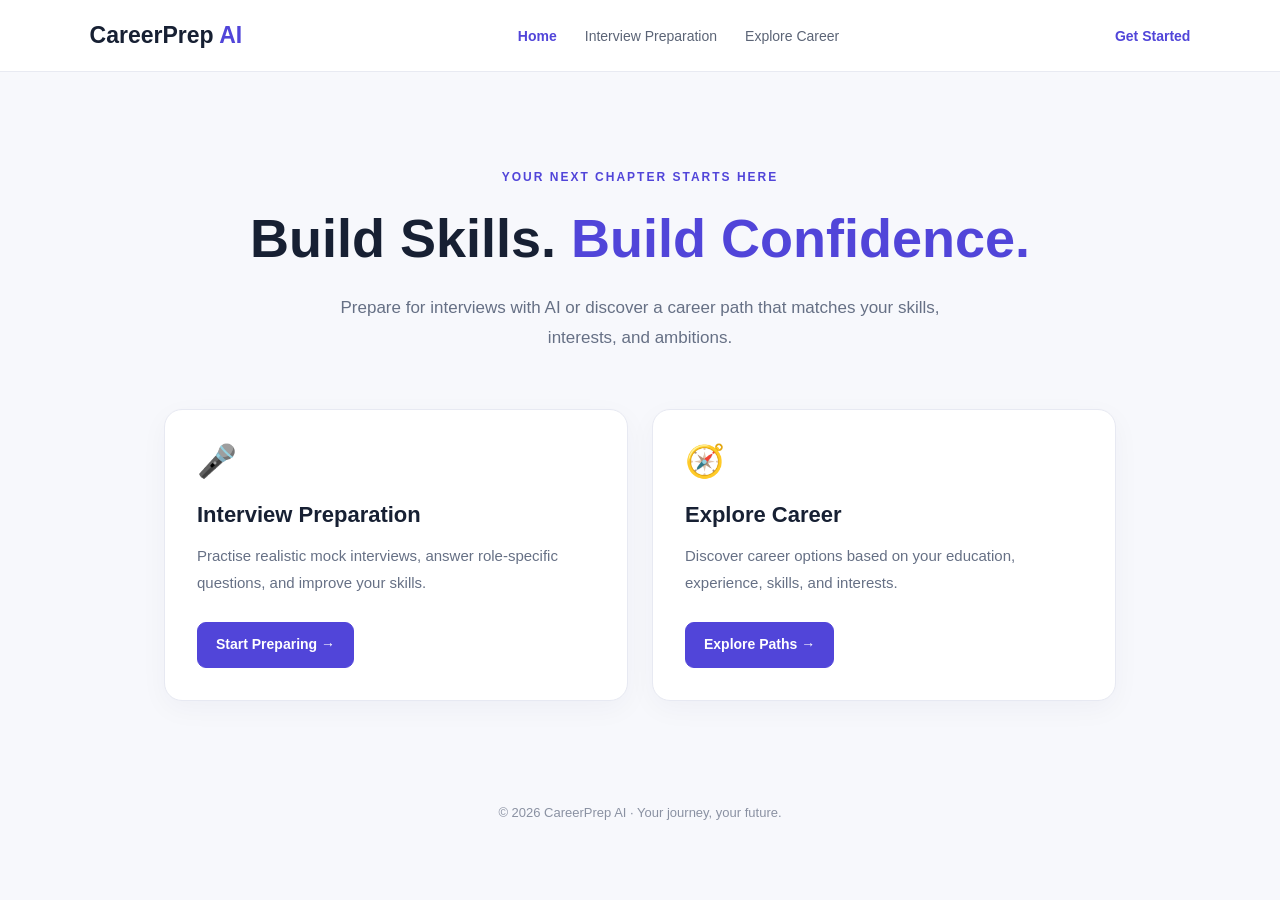
<file: index.html>
<!DOCTYPE html>
<html lang="en">
<head>
    <meta charset="UTF-8">
    <meta name="viewport" content="width=device-width, initial-scale=1.0">
    <title>CareerPrep AI</title>
    <link rel="stylesheet" href="style.css">
</head>
<body>

    <nav class="navbar">
        <div class="logo">CareerPrep <span>AI</span></div>

        <div class="nav-links">
            <a href="./index.html" class="active">Home</a>
            <a href="./interview.html">Interview Preparation</a>
            <a href="./explore.html">Explore Career</a>
        </div>

        <a href="./interview.html" class="login-link">Get Started</a>
    </nav>

    <main>
        <section class="hero">
            <span class="eyebrow">YOUR NEXT CHAPTER STARTS HERE</span>

            <h1>Build Skills. <span>Build Confidence.</span></h1>

            <p>
                Prepare for interviews with AI or discover a career path
                that matches your skills, interests, and ambitions.
            </p>

            <div class="cards">

                <article class="feature-card">
                    <div class="card-icon">🎤</div>
                    <h2>Interview Preparation</h2>
                    <p>
                        Practise realistic mock interviews, answer
                        role-specific questions, and improve your skills.
                    </p>
                    <a href="./interview.html" class="card-button">
                        Start Preparing →
                    </a>
                </article>

                <article class="feature-card">
                    <div class="card-icon">🧭</div>
                    <h2>Explore Career</h2>
                    <p>
                        Discover career options based on your education,
                        experience, skills, and interests.
                    </p>
                    <a href="./explore.html" class="card-button">
                        Explore Paths →
                    </a>
                </article>

            </div>
        </section>
    </main>

    <footer>
        <p>© 2026 CareerPrep AI · Your journey, your future.</p>
    </footer>

</body>
</html>
</file>
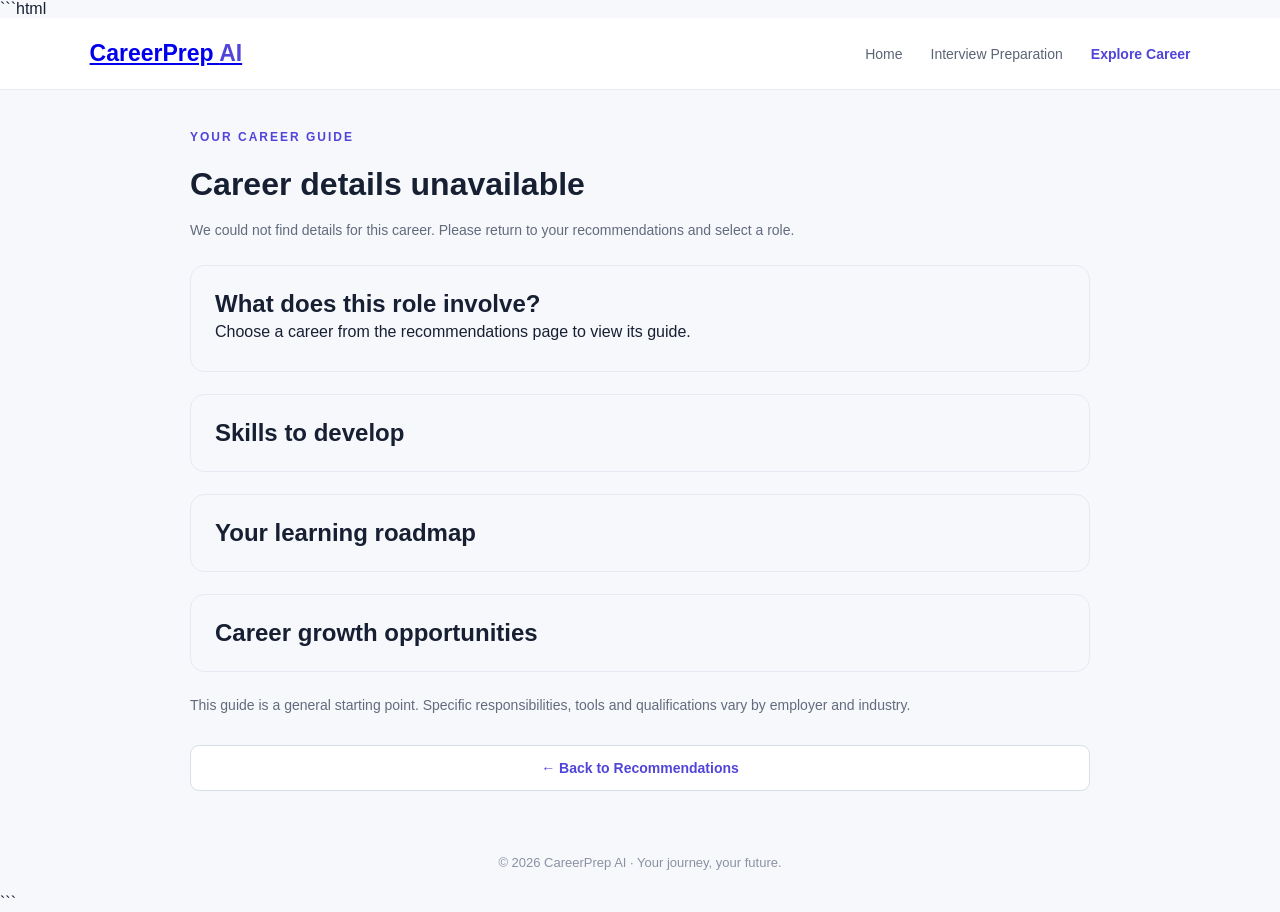
<file: career-details.html>
```html
<!DOCTYPE html>
<html lang="en">
<head>
    <meta charset="UTF-8">
    <meta name="viewport" content="width=device-width, initial-scale=1.0">
    <title>Career Details | CareerPrep AI</title>
    <link rel="stylesheet" href="style.css">

    <style>
        .details-container {
            max-width: 900px;
            margin: 40px auto;
        }

        .details-card {
            background: #f7f8fc;
            border: 1px solid #e7e9f2;
            border-radius: 14px;
            padding: 24px;
            margin: 22px 0;
        }

        .details-card h2 {
            margin-top: 0;
        }

        .details-card p,
        .details-card li {
            line-height: 1.8;
        }

        .details-card li {
            margin-bottom: 7px;
        }

        .roadmap-step {
            border-left: 3px solid #7c83fd;
            padding: 4px 0 4px 18px;
            margin: 18px 0;
        }

        .roadmap-step h3 {
            margin-bottom: 5px;
        }

        .actions {
            display: flex;
            flex-wrap: wrap;
            gap: 12px;
            margin: 28px 0;
        }

        .actions a {
            text-decoration: none;
        }

        .helper-text {
            color: #626b7d;
            line-height: 1.7;
        }

        @media (max-width: 600px) {
            .details-container {
                margin: 24px 16px;
            }

            .details-card {
                padding: 18px;
            }
        }
    </style>
</head>

<body>
    <nav class="navbar">
        <a href="index.html" class="logo">CareerPrep <span>AI</span></a>
        <div class="nav-links">
            <a href="index.html">Home</a>
            <a href="interview.html">Interview Preparation</a>
            <a href="explore.html" class="active">Explore Career</a>
        </div>
    </nav>

    <main class="page-container details-container">
        <span class="eyebrow">YOUR CAREER GUIDE</span>
        <h1 id="roleTitle">Career Details</h1>
        <p id="roleDescription" class="helper-text"></p>

        <section class="details-card">
            <h2>What does this role involve?</h2>
            <p id="responsibilities"></p>
        </section>

        <section class="details-card">
            <h2>Skills to develop</h2>
            <ul id="skillsList"></ul>
        </section>

        <section class="details-card">
            <h2>Your learning roadmap</h2>
            <div id="roadmap"></div>
        </section>

        <section class="details-card">
            <h2>Career growth opportunities</h2>
            <p id="careerGrowth"></p>
        </section>

        <p class="helper-text">
            This guide is a general starting point. Specific responsibilities,
            tools and qualifications vary by employer and industry.
        </p>

        <div class="actions">
            <a href="interview.html" id="interviewButton" class="card-button">
                Practise for Interviews →
            </a>
            <a href="career-recommendations.html" class="secondary-action">
                ← Back to Recommendations
            </a>
        </div>
    </main>

    <footer>
        <p>© 2026 CareerPrep AI · Your journey, your future.</p>
    </footer>

    <script>
        const careerDetails = {
            "Software Developer": {
                description: "Build, test and maintain software applications and features.",
                responsibilities: "Write code, fix bugs, review changes, test functionality and work with other team members to deliver software.",
                skills: ["Programming fundamentals", "One language such as Java, Python or JavaScript", "Data structures and problem-solving", "Git and version control", "Testing and debugging"],
                roadmap: [
                    ["Step 1: Learn the fundamentals", "Choose one programming language and practise basic syntax, functions and data structures."],
                    ["Step 2: Build projects", "Create small applications and learn to debug and test them."],
                    ["Step 3: Learn development tools", "Practise Git, APIs, databases and collaborative development."],
                    ["Step 4: Prepare for roles", "Build a portfolio and practise coding and project-related interview questions."]
                ],
                growth: "Junior Developer → Software Developer → Senior Developer → Technical Lead or Software Architect."
            },
            "Data Analyst": {
                description: "Analyze data and communicate insights that help organizations make informed decisions.",
                responsibilities: "Collect, clean and analyze data; create reports and dashboards; identify trends; and explain findings to stakeholders.",
                skills: ["Excel or spreadsheets", "SQL", "Data cleaning and analysis", "Power BI or Tableau", "Basic statistics and communication"],
                roadmap: [
                    ["Step 1: Learn spreadsheets", "Practise formulas, pivot tables and data cleaning."],
                    ["Step 2: Learn SQL", "Practise filtering, joins, aggregation and subqueries."],
                    ["Step 3: Build dashboards", "Create visual reports using Power BI or Tableau."],
                    ["Step 4: Complete projects", "Analyze a sample dataset and present findings with clear recommendations."]
                ],
                growth: "Junior Data Analyst → Data Analyst → Senior Analyst → Analytics Lead or Analytics Manager."
            },
            "Data Engineer": {
                description: "Develop and maintain systems that collect, transform and deliver data for analysis.",
                responsibilities: "Build data pipelines, transform datasets, manage data quality, work with databases and help ensure data is available reliably.",
                skills: ["SQL", "Python fundamentals", "Data modeling", "ETL and data pipelines", "Database concepts and cloud fundamentals"],
                roadmap: [
                    ["Step 1: Strengthen SQL", "Practise joins, window functions, aggregation and query optimization."],
                    ["Step 2: Learn Python", "Work with files, functions, data structures and data-processing libraries."],
                    ["Step 3: Understand pipelines", "Learn ETL/ELT, scheduling, validation and error handling."],
                    ["Step 4: Build a project", "Create a pipeline that extracts, transforms and loads a dataset."]
                ],
                growth: "Junior Data Engineer → Data Engineer → Senior Data Engineer → Data Architect or Engineering Lead."
            },
            "Software Tester / QA Engineer": {
                description: "Check software quality and help teams identify defects before release.",
                responsibilities: "Understand requirements, prepare test cases, execute tests, document defects and verify fixes.",
                skills: ["Software testing fundamentals", "Test-case design", "Bug reporting", "SDLC and STLC", "Automation testing basics"],
                roadmap: [
                    ["Step 1: Learn testing concepts", "Understand functional, regression, integration and exploratory testing."],
                    ["Step 2: Practise test design", "Write test cases and clear defect reports for sample applications."],
                    ["Step 3: Learn tools", "Explore a defect tracker and API testing basics."],
                    ["Step 4: Explore automation", "Learn a suitable automation tool and build a small test suite."]
                ],
                growth: "QA Engineer → Senior QA Engineer → Automation Engineer or QA Lead → Quality Manager."
            },
            "Business Analyst": {
                description: "Bridge business needs and technical delivery by helping define practical solutions.",
                responsibilities: "Gather requirements, document processes, coordinate stakeholders, analyze gaps and support solution validation.",
                skills: ["Communication", "Requirements gathering", "Process mapping", "Documentation", "Stakeholder management and analytical thinking"],
                roadmap: [
                    ["Step 1: Learn requirements analysis", "Practise interviews, workshops and writing clear requirements."],
                    ["Step 2: Document processes", "Create process flows, use cases and user stories."],
                    ["Step 3: Learn delivery methods", "Understand Agile, Scrum and the software development lifecycle."],
                    ["Step 4: Practise case studies", "Turn a business problem into requirements and acceptance criteria."]
                ],
                growth: "Business Analyst → Senior Business Analyst → Lead Analyst → Product Owner or Business Analysis Manager."
            },
            "Cybersecurity Analyst": {
                description: "Help monitor systems, investigate security events and reduce information-security risks.",
                responsibilities: "Review alerts, investigate suspicious activity, document incidents and support security controls and risk assessments.",
                skills: ["Networking fundamentals", "Operating-system basics", "Security principles", "Log analysis", "Incident response fundamentals"],
                roadmap: [
                    ["Step 1: Learn IT fundamentals", "Study networking, operating systems and access control."],
                    ["Step 2: Learn security basics", "Understand common threats, vulnerabilities and security controls."],
                    ["Step 3: Practise safely", "Use authorized labs to learn log analysis and incident investigation."],
                    ["Step 4: Build evidence of skills", "Complete practical labs and consider relevant entry-level certifications."]
                ],
                growth: "Security Analyst → Incident Responder or Security Engineer → Senior Security Specialist → Security Lead."
            },
            "Mechanical Engineer": {
                description: "Design, analyze, test or improve mechanical equipment and systems.",
                responsibilities: "Support design work, review technical drawings, evaluate performance and coordinate testing or manufacturing activities.",
                skills: ["Mechanical engineering fundamentals", "CAD tools", "Materials and manufacturing", "Technical analysis", "Documentation"],
                roadmap: [
                    ["Step 1: Review fundamentals", "Strengthen mechanics, materials and thermodynamics as relevant to your target role."],
                    ["Step 2: Practise design tools", "Develop skills in a CAD tool used in your target industry."],
                    ["Step 3: Learn industry processes", "Study manufacturing, testing and quality requirements."],
                    ["Step 4: Build a portfolio", "Document relevant design projects, analysis or practical experience."]
                ],
                growth: "Graduate Engineer → Mechanical Engineer → Senior Engineer → Design Lead or Engineering Manager."
            },
            "Civil Engineer": {
                description: "Help plan, design and deliver buildings, roads and other infrastructure.",
                responsibilities: "Interpret drawings, support site execution, coordinate materials and contractors, monitor quality and track project progress.",
                skills: ["Engineering fundamentals", "Technical drawings", "Construction methods", "Quantity estimation", "Site safety and project coordination"],
                roadmap: [
                    ["Step 1: Strengthen core concepts", "Review structural, construction and surveying fundamentals relevant to your chosen area."],
                    ["Step 2: Read drawings", "Practise interpreting plans, sections and construction details."],
                    ["Step 3: Learn practical tools", "Explore relevant CAD, estimation or project-planning software."],
                    ["Step 4: Gain practical exposure", "Build experience through supervised projects, site work or documented case studies."]
                ],
                growth: "Graduate Civil Engineer → Site or Design Engineer → Senior Engineer → Project Manager or Technical Specialist."
            },
            "Electrical Engineer": {
                description: "Design, maintain or troubleshoot electrical systems and equipment.",
                responsibilities: "Support electrical design, review specifications, perform testing and help resolve equipment or system issues.",
                skills: ["Electrical fundamentals", "Circuit analysis", "Electrical safety", "Testing and troubleshooting", "Technical documentation"],
                roadmap: [
                    ["Step 1: Review fundamentals", "Practise circuit theory, electrical machines and power concepts relevant to your target role."],
                    ["Step 2: Learn design and testing", "Study drawings, specifications and common testing methods."],
                    ["Step 3: Explore industry tools", "Learn software and standards used in your chosen electrical field."],
                    ["Step 4: Practise technical scenarios", "Work through troubleshooting cases and document your approach."]
                ],
                growth: "Graduate Engineer → Electrical Engineer → Senior Engineer → Design Lead or Engineering Manager."
            },
            "Electronics Engineer": {
                description: "Work on electronic circuits, devices, embedded systems or electronic testing.",
                responsibilities: "Analyze circuits, test components, troubleshoot faults, review designs and help validate electronic products.",
                skills: ["Circuit analysis", "Digital and analog electronics", "Testing instruments", "Embedded-system basics", "Troubleshooting"],
                roadmap: [
                    ["Step 1: Review electronics", "Strengthen analog, digital and circuit fundamentals."],
                    ["Step 2: Practise circuit tools", "Use simulation tools and learn to interpret circuit diagrams."],
                    ["Step 3: Build a small project", "Create or simulate a circuit or embedded-system project."],
                    ["Step 4: Prepare technical examples", "Document your design choices, tests and troubleshooting process."]
                ],
                growth: "Graduate Engineer → Electronics Engineer → Senior Engineer → Embedded Systems Specialist or Design Lead."
            },
            "Quality Engineer": {
                description: "Improve product or process quality by investigating defects and preventing recurrence.",
                responsibilities: "Analyze defects, document corrective actions, monitor quality metrics and collaborate with teams to improve processes.",
                skills: ["Root-cause analysis", "Quality standards", "Data analysis", "Documentation", "Process improvement"],
                roadmap: [
                    ["Step 1: Learn quality fundamentals", "Study inspection, defect classification and quality metrics."],
                    ["Step 2: Practise root-cause analysis", "Use structured methods to investigate example problems."],
                    ["Step 3: Learn improvement tools", "Explore process mapping and continuous-improvement techniques."],
                    ["Step 4: Present a case study", "Document a problem, its root cause and a measurable improvement plan."]
                ],
                growth: "Quality Engineer → Senior Quality Engineer → Quality Lead → Quality Manager."
            },
            "Project Engineer": {
                description: "Coordinate technical tasks, schedules, resources and delivery across engineering projects.",
                responsibilities: "Track project milestones, coordinate teams, monitor risks, review technical requirements and report progress.",
                skills: ["Project planning", "Technical fundamentals", "Scheduling", "Risk tracking", "Communication"],
                roadmap: [
                    ["Step 1: Understand project delivery", "Learn project phases, milestones, dependencies and project documentation."],
                    ["Step 2: Practise planning", "Create a sample schedule and track risks and actions."],
                    ["Step 3: Improve coordination", "Practise status reporting and stakeholder communication."],
                    ["Step 4: Build a project case study", "Show how you would plan, monitor and report a technical project."]
                ],
                growth: "Project Engineer → Senior Project Engineer → Project Manager → Program or Delivery Manager."
            },
            "Customer Support Executive": {
                description: "Help customers resolve questions, service requests and product issues.",
                responsibilities: "Understand customer concerns, provide accurate information, record cases and escalate issues when needed.",
                skills: ["Clear communication", "Active listening", "Product knowledge", "Problem-solving", "Case documentation"],
                roadmap: [
                    ["Step 1: Practise communication", "Explain solutions clearly and professionally."],
                    ["Step 2: Learn support workflows", "Understand case logging, prioritization and escalation."],
                    ["Step 3: Practise scenarios", "Respond to sample customer questions and difficult situations."],
                    ["Step 4: Prepare examples", "Describe how you would resolve an issue and follow it through."]
                ],
                growth: "Support Executive → Senior Support Executive → Team Leader → Operations or Support Manager."
            },
            "Technical Support Executive": {
                description: "Investigate technical problems and guide users through troubleshooting.",
                responsibilities: "Collect issue details, reproduce problems, test possible fixes, document findings and escalate complex cases.",
                skills: ["Troubleshooting", "Operating-system basics", "Networking fundamentals", "Communication", "Documentation"],
                roadmap: [
                    ["Step 1: Learn technical fundamentals", "Review operating systems, networking and common application issues."],
                    ["Step 2: Use a troubleshooting method", "Practise gathering evidence, testing causes and recording results."],
                    ["Step 3: Learn support tools", "Understand ticketing, knowledge bases and remote-support practices."],
                    ["Step 4: Practise scenarios", "Work through common technical issues and explain your reasoning."]
                ],
                growth: "Technical Support Executive → Specialist → Senior Support Engineer → Support Lead or Systems Administrator."
            },
            "Quality Analyst": {
                description: "Evaluate service or process quality and identify opportunities for improvement.",
                responsibilities: "Review interactions or work samples, apply evaluation criteria, document findings and share improvement feedback.",
                skills: ["Attention to detail", "Evaluation criteria", "Reporting", "Communication", "Root-cause analysis"],
                roadmap: [
                    ["Step 1: Understand quality standards", "Learn how scorecards and evaluation criteria are used."],
                    ["Step 2: Practise evaluations", "Review sample cases consistently against a checklist."],
                    ["Step 3: Learn reporting", "Summarize trends, errors and improvement areas."],
                    ["Step 4: Prepare examples", "Explain how feedback and process changes can improve quality."]
                ],
                growth: "Quality Analyst → Senior Analyst → Quality Lead → Quality Manager."
            },
            "Team Leader": {
                description: "Guide a team, support performance and coordinate day-to-day operations.",
                responsibilities: "Assign work, coach team members, monitor metrics, resolve escalations and communicate priorities.",
                skills: ["Leadership", "Coaching", "Planning", "Conflict resolution", "Performance reporting"],
                roadmap: [
                    ["Step 1: Build communication skills", "Practise clear feedback, active listening and expectation setting."],
                    ["Step 2: Learn performance metrics", "Understand targets, service levels and reporting."],
                    ["Step 3: Practise team scenarios", "Work through workload, quality and escalation examples."],
                    ["Step 4: Demonstrate leadership", "Prepare examples of mentoring, ownership and problem-solving."]
                ],
                growth: "Team Leader → Operations Manager → Senior Operations Manager → Function Head."
            },
            "Operations Analyst": {
                description: "Use operational data and process analysis to help improve efficiency and service delivery.",
                responsibilities: "Prepare reports, monitor performance metrics, investigate process issues and recommend improvements.",
                skills: ["Excel", "Reporting", "Data analysis", "Process mapping", "Communication"],
                roadmap: [
                    ["Step 1: Learn reporting", "Practise spreadsheets, formulas, pivot tables and charts."],
                    ["Step 2: Understand metrics", "Learn how to measure quality, efficiency and turnaround time."],
                    ["Step 3: Analyze processes", "Map a workflow and identify bottlenecks."],
                    ["Step 4: Present recommendations", "Use sample data to explain a problem and a measurable improvement."]
                ],
                growth: "Operations Analyst → Senior Analyst → Operations Lead → Operations Manager."
            },
            "Project Coordinator": {
                description: "Keep project activities organized by tracking actions, schedules and communication.",
                responsibilities: "Arrange meetings, maintain project documentation, follow up on actions and report progress or risks.",
                skills: ["Organization", "Scheduling", "Documentation", "Communication", "Task tracking"],
                roadmap: [
                    ["Step 1: Learn project basics", "Understand scope, milestones, dependencies and project roles."],
                    ["Step 2: Practise tracking", "Create an action log, schedule and status report."],
                    ["Step 3: Improve communication", "Practise meeting notes and professional follow-ups."],
                    ["Step 4: Build a sample project plan", "Track deliverables, owners, deadlines and risks."]
                ],
                growth: "Project Coordinator → Project Analyst → Project Manager → Program Manager."
            },
            "Human Resources Executive": {
                description: "Support recruitment, employee services and day-to-day HR processes.",
                responsibilities: "Coordinate interviews, maintain records, support onboarding and respond to employee process queries.",
                skills: ["Communication", "Organization", "Confidentiality", "Documentation", "Coordination"],
                roadmap: [
                    ["Step 1: Learn HR fundamentals", "Understand recruitment, onboarding and employee lifecycle processes."],
                    ["Step 2: Practise documentation", "Learn to maintain accurate records and professional communication."],
                    ["Step 3: Understand HR tools", "Explore common HR information systems and spreadsheet reporting."],
                    ["Step 4: Prepare scenarios", "Practise interview scheduling, onboarding and employee-query examples."]
                ],
                growth: "HR Executive → HR Specialist or Generalist → HR Manager → HR Business Partner or HR Lead."
            },
            "Marketing Executive": {
                description: "Help plan campaigns and communicate products or services to target audiences.",
                responsibilities: "Research audiences, support campaign execution, prepare content and monitor marketing performance.",
                skills: ["Communication", "Research", "Content planning", "Creativity", "Basic analytics"],
                roadmap: [
                    ["Step 1: Learn marketing basics", "Study audiences, positioning, channels and campaign objectives."],
                    ["Step 2: Practise content creation", "Prepare sample campaign copy or a content calendar."],
                    ["Step 3: Learn measurement", "Understand reach, engagement, conversion and campaign reporting."],
                    ["Step 4: Build a sample campaign", "Define an audience, objective, message and measurement plan."]
                ],
                growth: "Marketing Executive → Marketing Specialist → Marketing Manager → Marketing Lead or Head of Marketing."
            },
            "Financial Analyst": {
                description: "Analyze financial results and help support planning and business decisions.",
                responsibilities: "Prepare reports, compare actuals with plans, investigate variances and support forecasts and budgets.",
                skills: ["Excel", "Financial statements", "Budgeting and forecasting", "Analytical thinking", "Presentation"],
                roadmap: [
                    ["Step 1: Review finance fundamentals", "Understand income statements, balance sheets and cash flows."],
                    ["Step 2: Improve spreadsheet skills", "Practise formulas, pivot tables and financial models."],
                    ["Step 3: Learn variance analysis", "Compare actual results with budgets and explain differences."],
                    ["Step 4: Build a sample report", "Analyze a sample company's financial performance and present findings."]
                ],
                growth: "Financial Analyst → Senior Financial Analyst → Finance Manager → Finance Business Partner or Finance Director."
            },
            "Accountant": {
                description: "Maintain financial records and support accurate reporting and compliance.",
                responsibilities: "Record transactions, reconcile accounts, prepare schedules and support period-end reporting.",
                skills: ["Accounting principles", "Reconciliation", "Spreadsheets", "Accuracy", "Accounting software"],
                roadmap: [
                    ["Step 1: Strengthen accounting basics", "Review journal entries, ledgers and financial statements."],
                    ["Step 2: Practise reconciliations", "Work through sample bank, vendor and customer reconciliations."],
                    ["Step 3: Learn tools and controls", "Explore relevant accounting software and documentation practices."],
                    ["Step 4: Practise reporting", "Prepare sample schedules and explain how you check their accuracy."]
                ],
                growth: "Accounts Executive → Accountant → Senior Accountant → Finance Controller or Accounting Manager."
            },
            "Accounts Payable / Receivable Specialist": {
                description: "Manage supplier invoices, customer billing, payments and outstanding balances.",
                responsibilities: "Validate invoices, process transactions, reconcile accounts, track overdue items and resolve discrepancies.",
                skills: ["Accounting basics", "Invoice processing", "Reconciliation", "Excel", "Attention to detail"],
                roadmap: [
                    ["Step 1: Learn transaction basics", "Understand invoices, credit notes, payment terms and ledger entries."],
                    ["Step 2: Practise reconciliations", "Match transactions and investigate sample discrepancies."],
                    ["Step 3: Learn process controls", "Study approvals, documentation and exception handling."],
                    ["Step 4: Prepare process examples", "Explain how you would resolve a mismatch or overdue balance."]
                ],
                growth: "AP/AR Specialist → Senior Specialist → Process Lead → Finance Operations Manager."
            },
            "Business Operations Analyst": {
                description: "Analyze business processes and performance data to identify improvement opportunities.",
                responsibilities: "Prepare reports, investigate trends, map workflows and recommend changes to improve business outcomes.",
                skills: ["Excel", "Data analysis", "Process mapping", "Reporting", "Stakeholder communication"],
                roadmap: [
                    ["Step 1: Learn reporting tools", "Practise spreadsheets and clear visual reporting."],
                    ["Step 2: Study process analysis", "Map a workflow and identify bottlenecks or duplication."],
                    ["Step 3: Measure performance", "Define useful metrics and compare results over time."],
                    ["Step 4: Present an improvement case", "Recommend a change supported by sample data."]
                ],
                growth: "Operations Analyst → Senior Analyst → Business Operations Lead → Operations Manager."
            },
            "Healthcare Administrator": {
                description: "Coordinate administrative processes that support healthcare services.",
                responsibilities: "Help manage schedules, records, service workflows, resource coordination and administrative reporting.",
                skills: ["Organization", "Communication", "Scheduling", "Record management", "Process coordination"],
                roadmap: [
                    ["Step 1: Learn healthcare operations", "Understand common administrative workflows and terminology."],
                    ["Step 2: Practise coordination", "Work through scheduling, resource and documentation scenarios."],
                    ["Step 3: Learn data privacy basics", "Understand the importance of confidentiality and appropriate access."],
                    ["Step 4: Build relevant experience", "Explore entry-level administration roles and applicable local requirements."]
                ],
                growth: "Administrative Coordinator → Healthcare Administrator → Operations Manager → Healthcare Operations Lead."
            },
            "Health Information Specialist": {
                description: "Help maintain accurate, organized and appropriately protected healthcare information.",
                responsibilities: "Organize records, validate information, support record retrieval and follow confidentiality and documentation procedures.",
                skills: ["Record management", "Accuracy", "Data privacy", "Digital tools", "Documentation"],
                roadmap: [
                    ["Step 1: Understand health records", "Learn basic record-management concepts and terminology."],
                    ["Step 2: Practise data accuracy", "Work with sample records and identify inconsistencies."],
                    ["Step 3: Learn privacy principles", "Understand authorized access, confidentiality and secure handling."],
                    ["Step 4: Check role requirements", "Research the qualifications and training expected by employers in your region."]
                ],
                growth: "Health Information Assistant → Specialist → Records or Information Coordinator → Information Management Lead."
            },
            "Graphic Designer": {
                description: "Create visual materials for brands, campaigns, products and communications.",
                responsibilities: "Develop layouts, prepare graphics, refine designs using feedback and deliver assets in required formats.",
                skills: ["Visual composition", "Typography", "Color theory", "Design software", "Creative problem-solving"],
                roadmap: [
                    ["Step 1: Learn design fundamentals", "Practise layout, typography, contrast and visual hierarchy."],
                    ["Step 2: Learn a design tool", "Create assets using a suitable graphics editor."],
                    ["Step 3: Build a portfolio", "Develop several original designs for different purposes."],
                    ["Step 4: Practise presenting work", "Explain the brief, design decisions and revisions for each project."]
                ],
                growth: "Junior Designer → Graphic Designer → Senior Designer → Art Director or Design Lead."
            },
            "UI/UX Designer": {
                description: "Design digital products and experiences that help users complete tasks clearly and effectively.",
                responsibilities: "Research user needs, create wireframes and prototypes, test usability and collaborate with product and engineering teams.",
                skills: ["User research", "Wireframing", "Prototyping", "Visual design", "Usability testing"],
                roadmap: [
                    ["Step 1: Learn user-centered design", "Study usability principles and how to understand user needs."],
                    ["Step 2: Practise wireframes", "Map user flows and create low-fidelity screens."],
                    ["Step 3: Build prototypes", "Use a design tool to create an interactive sample."],
                    ["Step 4: Create case studies", "Explain the problem, design decisions, feedback and final outcome."]
                ],
                growth: "Junior Designer → UI/UX Designer → Senior Designer → Product Design Lead or Design Manager."
            },
            "Content Writer": {
                description: "Research and create clear written content for websites, products and target audiences.",
                responsibilities: "Research topics, draft content, edit for clarity and accuracy, and adapt writing to audience and purpose.",
                skills: ["Writing", "Research", "Editing", "Audience awareness", "Content organization"],
                roadmap: [
                    ["Step 1: Practise clear writing", "Write short pieces for different audiences and purposes."],
                    ["Step 2: Learn research and editing", "Check claims, organize information and improve readability."],
                    ["Step 3: Create a portfolio", "Prepare samples such as articles, website copy or product explanations."],
                    ["Step 4: Learn content strategy", "Understand briefs, tone, search intent and content performance."]
                ],
                growth: "Content Writer → Senior Writer → Content Strategist → Content Lead or Editorial Manager."
            }
        };

        const params = new URLSearchParams(window.location.search);
        const role = params.get("role") || "";
        const career = careerDetails[role];

        const titleElement = document.getElementById("roleTitle");
        const interviewButton = document.getElementById("interviewButton");

        function addListItem(list, text) {
            const item = document.createElement("li");
            item.textContent = text;
            list.appendChild(item);
        }

        if (!career) {
            titleElement.textContent = "Career details unavailable";
            document.getElementById("roleDescription").textContent =
                "We could not find details for this career. Please return to your recommendations and select a role.";

            document.getElementById("responsibilities").textContent =
                "Choose a career from the recommendations page to view its guide.";

            document.getElementById("skillsList").textContent = "";
            document.getElementById("roadmap").textContent = "";
            document.getElementById("careerGrowth").textContent = "";
            interviewButton.hidden = true;
        } else {
            titleElement.textContent = role;
            document.title = role + " | CareerPrep AI";

            document.getElementById("roleDescription").textContent =
                career.description;

            document.getElementById("responsibilities").textContent =
                career.responsibilities;

            const skillsList = document.getElementById("skillsList");
            career.skills.forEach(function(skill) {
                addListItem(skillsList, skill);
            });

            const roadmap = document.getElementById("roadmap");

            career.roadmap.forEach(function(step) {
                const stepElement = document.createElement("div");
                stepElement.className = "roadmap-step";

                const heading = document.createElement("h3");
                heading.textContent = step[0];

                const description = document.createElement("p");
                description.textContent = step[1];

                stepElement.appendChild(heading);
                stepElement.appendChild(description);
                roadmap.appendChild(stepElement);
            });

            document.getElementById("careerGrowth").textContent =
                career.growth;

            interviewButton.href = "interview.html";

            interviewButton.addEventListener("click", function() {
                try {
                    const savedProfile = sessionStorage.getItem("careerPrepCareerProfile");
                    const profile = savedProfile ? JSON.parse(savedProfile) : {};

                    sessionStorage.setItem(
                        "careerPrepSelectedRole",
                        JSON.stringify({
                            title: role,
                            stream: profile.careerStream || "Not sure yet"
                        })
                    );
                } catch (error) {
                    // Interview preparation remains accessible if storage is unavailable.
                }
            });
        }
    </script>
</body>
</html>
```
</file>
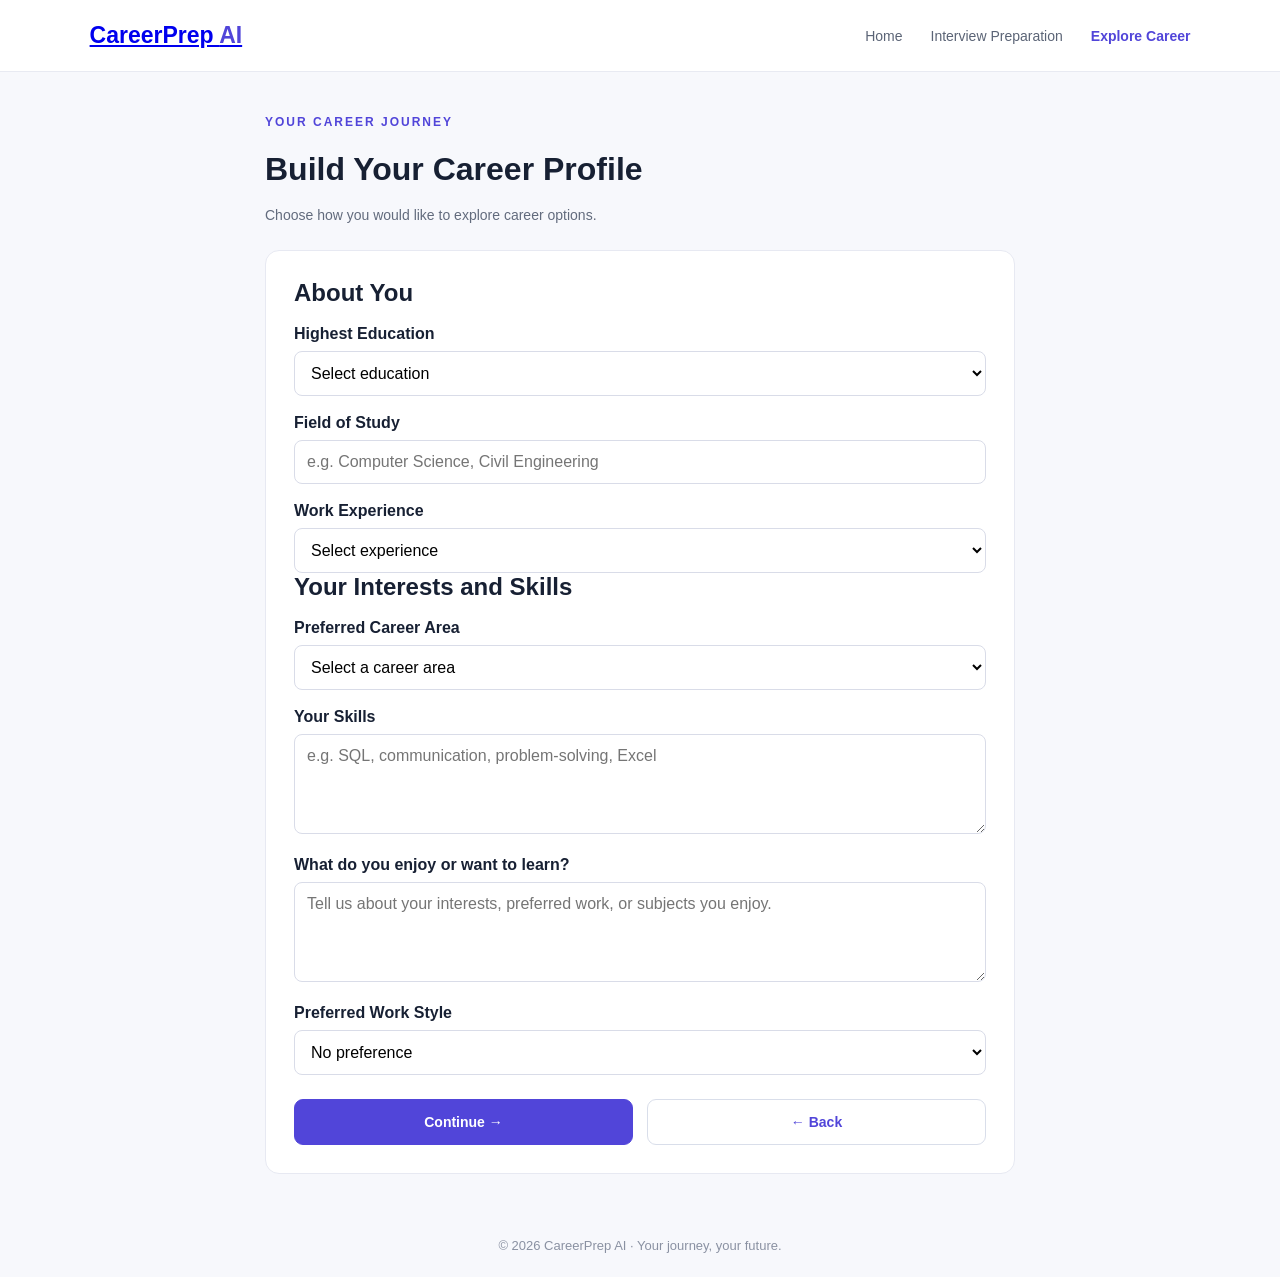
<file: career-profile.html>
<!DOCTYPE html>
<html lang="en">
<head>
    <meta charset="UTF-8">
    <meta name="viewport" content="width=device-width, initial-scale=1.0">
    <title>Career Profile | CareerPrep AI</title>
    <link rel="stylesheet" href="style.css">

    <style>
        .profile-container {
            max-width: 750px;
            margin: 40px auto;
        }

        .profile-card {
            background: #fff;
            border: 1px solid #e7e9f2;
            border-radius: 14px;
            padding: 28px;
            margin-top: 24px;
        }

        .profile-card label {
            display: block;
            margin: 18px 0 8px;
            font-weight: 600;
        }

        .profile-card input,
        .profile-card select,
        .profile-card textarea {
            box-sizing: border-box;
            width: 100%;
            padding: 12px;
            border: 1px solid #d9dce8;
            border-radius: 8px;
            font: inherit;
            background: #fff;
        }

        .profile-card textarea {
            min-height: 100px;
            resize: vertical;
        }

        .profile-card input[type="checkbox"] {
            width: auto;
            margin-right: 8px;
        }

        .interest-option {
            display: inline-flex !important;
            align-items: center;
            margin: 8px 16px 8px 0 !important;
            font-weight: 400 !important;
        }

        .helper-text {
            color: #626b7d;
            line-height: 1.6;
        }

        /* Button appearance is handled by the shared stylesheet */
        .profile-card .form-actions {
            display: flex;
            flex-wrap: wrap;
            align-items: stretch;
            gap: 14px;
            margin-top: 24px;
            width: 100%;
        }

        .profile-card .form-actions > button,
        .profile-card .form-actions > a {
            flex: 1 1 180px;
            min-width: 0;
            min-height: 46px;
        }

        [hidden] {
            display: none !important;
        }

        @media (max-width: 480px) {
            .profile-card {
                padding: 22px 18px;
            }

            .profile-card .form-actions {
                flex-direction: column;
                align-items: stretch;
            }

            .profile-card .form-actions > button,
            .profile-card .form-actions > a {
                width: 100%;
                flex: 1 1 auto;
            }
        }
    </style>
</head>

<body>

    <nav class="navbar">
        <a href="index.html" class="logo">CareerPrep <span>AI</span></a>

        <div class="nav-links">
            <a href="index.html">Home</a>
            <a href="interview.html">Interview Preparation</a>
            <a href="explore.html" class="active">Explore Career</a>
        </div>
    </nav>

    <main class="page-container profile-container">

        <span class="eyebrow">YOUR CAREER JOURNEY</span>
        <h1 id="pageTitle">Build Your Career Profile</h1>

        <p class="helper-text" id="pageDescription">
            Tell us a little about yourself so we can help you explore career options.
        </p>

        <form id="careerProfileForm" class="profile-card">

            <section id="resumeSection" hidden>
                <h2>Upload Your Resume</h2>

                <p class="helper-text">
                    Select a PDF, DOC, or DOCX resume. For this first version,
                    the file will be selected in your browser but will not be
                    uploaded to a server or automatically analyzed.
                </p>

                <label for="resume">Choose your resume</label>
                <input
                    type="file"
                    id="resume"
                    name="resume"
                    accept=".pdf,.doc,.docx"
                >
            </section>

            <section id="manualSection" hidden>
                <h2>About You</h2>

                <label for="education">Highest Education</label>
                <select id="education" name="education">
                    <option value="">Select education</option>
                    <option value="High School">High School</option>
                    <option value="Diploma">Diploma</option>
                    <option value="Bachelor's Degree">Bachelor's Degree</option>
                    <option value="Master's Degree">Master's Degree</option>
                    <option value="Doctorate">Doctorate</option>
                    <option value="Other">Other</option>
                </select>

                <label for="fieldOfStudy">Field of Study</label>
                <input
                    type="text"
                    id="fieldOfStudy"
                    name="fieldOfStudy"
                    placeholder="e.g. Computer Science, Civil Engineering"
                >

                <label for="experience">Work Experience</label>
                <select id="experience" name="experience">
                    <option value="">Select experience</option>
                    <option value="Fresher">Fresher / No experience</option>
                    <option value="0–2 years">0–2 years</option>
                    <option value="3–5 years">3–5 years</option>
                    <option value="6–10 years">6–10 years</option>
                    <option value="10+ years">10+ years</option>
                </select>
            </section>

            <section>
                <h2>Your Interests and Skills</h2>

                <label for="careerStream">Preferred Career Area</label>
                <select id="careerStream" name="careerStream" required>
                    <option value="">Select a career area</option>
                    <option value="IT & Technology">IT & Technology</option>
                    <option value="Engineering">Engineering</option>
                    <option value="BPO & Customer Operations">BPO & Customer Operations</option>
                    <option value="Business & Corporate">Business & Corporate</option>
                    <option value="Finance & Accounting">Finance & Accounting</option>
                    <option value="Healthcare">Healthcare</option>
                    <option value="Design & Creative">Design & Creative</option>
                    <option value="Not sure yet">Not sure yet</option>
                </select>

                <label for="skills">Your Skills</label>
                <textarea
                    id="skills"
                    name="skills"
                    placeholder="e.g. SQL, communication, problem-solving, Excel"
                ></textarea>

                <label for="interests">What do you enjoy or want to learn?</label>
                <textarea
                    id="interests"
                    name="interests"
                    placeholder="Tell us about your interests, preferred work, or subjects you enjoy."
                ></textarea>

                <label for="workPreference">Preferred Work Style</label>
                <select id="workPreference" name="workPreference">
                    <option value="">No preference</option>
                    <option value="Remote">Remote</option>
                    <option value="Hybrid">Hybrid</option>
                    <option value="Office-based">Office-based</option>
                    <option value="Field-based">Field-based</option>
                </select>
            </section>

            <p id="formMessage" class="helper-text" aria-live="polite"></p>

            <div class="form-actions">
                <button type="submit" class="card-button">
                    Continue →
                </button>

                <a href="explore.html" class="secondary-action">
                    ← Back
                </a>
            </div>

        </form>

    </main>

    <footer>
        <p>© 2026 CareerPrep AI · Your journey, your future.</p>
    </footer>

    <script>
        const params = new URLSearchParams(window.location.search);
        const method = params.get("method");

        const resumeSection = document.getElementById("resumeSection");
        const manualSection = document.getElementById("manualSection");
        const resumeInput = document.getElementById("resume");

        const educationInput = document.getElementById("education");
        const fieldOfStudyInput = document.getElementById("fieldOfStudy");
        const experienceInput = document.getElementById("experience");

        const form = document.getElementById("careerProfileForm");
        const formMessage = document.getElementById("formMessage");

        if (method === "resume") {
            document.getElementById("pageTitle").textContent =
                "Explore Careers Using Your Resume";

            document.getElementById("pageDescription").textContent =
                "Select your resume and tell us what kind of opportunities interest you.";

            resumeSection.hidden = false;
            resumeInput.required = true;

            manualSection.hidden = true;
            educationInput.disabled = true;
            fieldOfStudyInput.disabled = true;
            experienceInput.disabled = true;

        } else if (method === "manual") {
            document.getElementById("pageTitle").textContent =
                "Explore Careers Without a Resume";

            document.getElementById("pageDescription").textContent =
                "Share your education, experience, skills and interests to get started.";

            manualSection.hidden = false;
            resumeSection.hidden = true;
            resumeInput.disabled = true;

        } else {
            document.getElementById("pageTitle").textContent =
                "Build Your Career Profile";

            document.getElementById("pageDescription").textContent =
                "Choose how you would like to explore career options.";

            manualSection.hidden = false;
            resumeSection.hidden = true;
            resumeInput.disabled = true;
        }

        form.addEventListener("submit", function(event) {
            event.preventDefault();
            formMessage.textContent = "";

            if (!form.checkValidity()) {
                form.reportValidity();
                return;
            }

            if (method === "resume" && !resumeInput.files.length) {
                formMessage.textContent =
                    "Please select your resume to continue.";
                return;
            }

            const profile = {
                method: method === "resume" ? "resume" : "manual",
                education: educationInput.value,
                fieldOfStudy: fieldOfStudyInput.value.trim(),
                experience: experienceInput.value,
                careerStream: document.getElementById("careerStream").value,
                skills: document.getElementById("skills").value.trim(),
                interests: document.getElementById("interests").value.trim(),
                workPreference: document.getElementById("workPreference").value,
                resumeFileName:
                    method === "resume" && resumeInput.files.length
                        ? resumeInput.files[0].name
                        : ""
            };

            try {
                sessionStorage.setItem(
                    "careerPrepCareerProfile",
                    JSON.stringify(profile)
                );

                window.location.href = "career-recommendations.html";

            } catch (error) {
                formMessage.textContent =
                    "Your profile could not be saved in this browser. Please try again.";
            }
        });
    </script>

</body>
</html>
</file>
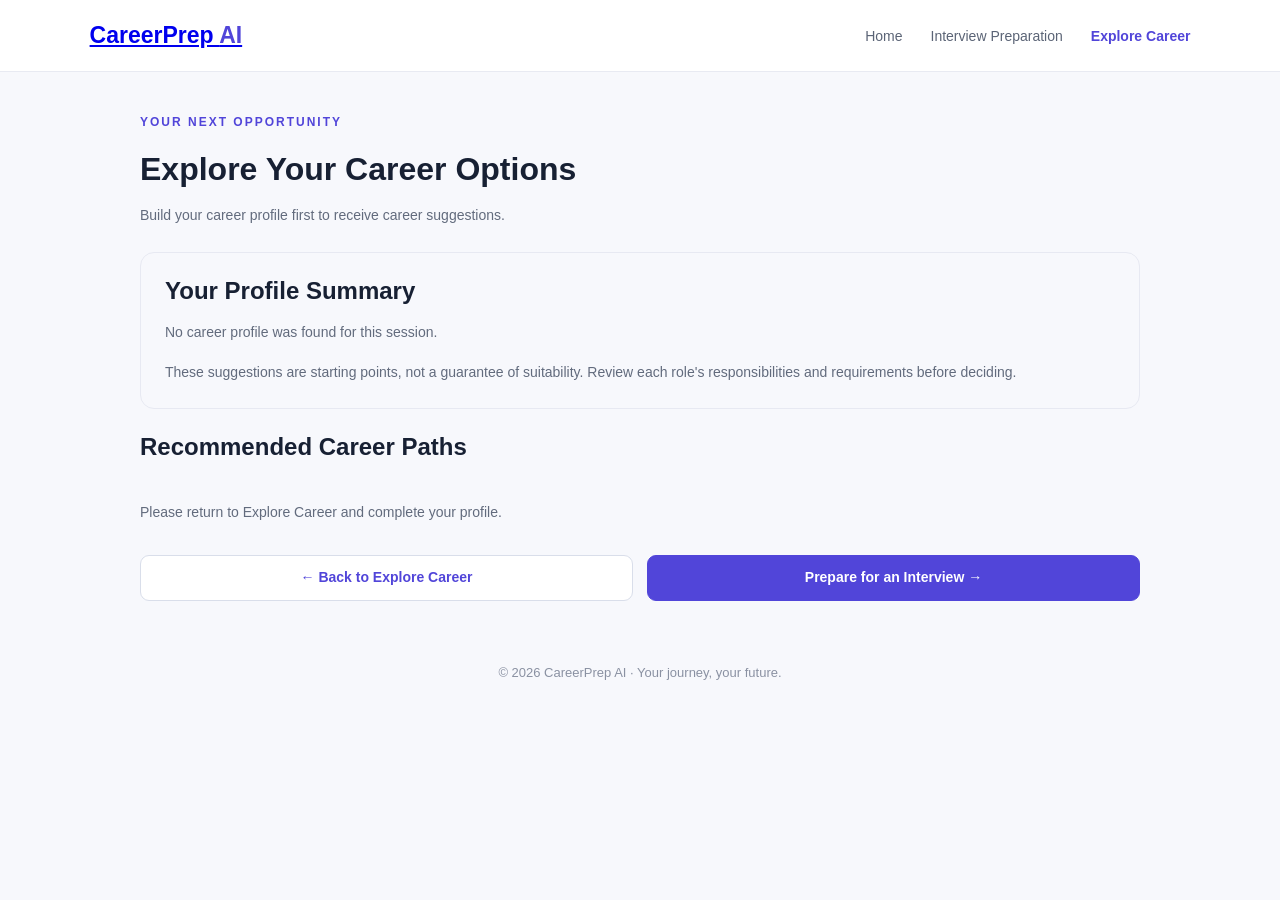
<file: career-recommendations.html>
<!DOCTYPE html>
<html lang="en">
<head>
    <meta charset="UTF-8">
    <meta name="viewport" content="width=device-width, initial-scale=1.0">
    <title>Career Recommendations | CareerPrep AI</title>
    <link rel="stylesheet" href="style.css">

    <style>
        .recommendations-container {
            max-width: 1000px;
            margin: 40px auto;
        }

        .intro-card {
            padding: 24px;
            background: #f7f8fc;
            border: 1px solid #e7e9f2;
            border-radius: 14px;
            margin: 24px 0;
        }

        .career-grid {
            display: grid;
            grid-template-columns: repeat(auto-fit, minmax(250px, 1fr));
            gap: 18px;
            margin-top: 24px;
        }

        .career-card {
            display: flex;
            flex-direction: column;
            padding: 22px;
            border: 1px solid #e7e9f2;
            border-radius: 12px;
            background: #fff;
        }

        .career-card h3 {
            margin-top: 0;
        }

        .career-card p {
            line-height: 1.7;
        }

        .career-card .career-reason {
            color: #626b7d;
            font-size: 14px;
        }

        .career-card .card-button {
            display: inline-flex;
            align-items: center;
            justify-content: center;
            box-sizing: border-box;
            align-self: flex-start;
            min-height: 44px;
            margin-top: auto;
            padding: 12px 18px;
            border: 1px solid #5145d9;
            border-radius: 9px;
            text-decoration: none;
            text-align: center;
            line-height: 1.4;
            font-size: 14px;
            font-weight: bold;
        }

        .tag {
            display: inline-block;
            padding: 5px 10px;
            margin: 0 0 12px;
            border-radius: 20px;
            background: #edf0fa;
            font-size: 12px;
            font-weight: 600;
        }

        /* Consistent styling for both bottom navigation buttons */
        .page-actions {
            display: flex;
            flex-wrap: wrap;
            align-items: center;
            gap: 14px;
            margin: 30px 0;
        }

        .page-actions a {
            display: inline-flex;
            align-items: center;
            justify-content: center;
            box-sizing: border-box;
            min-height: 46px;
            padding: 12px 18px;
            border: 1px solid #d9deea;
            border-radius: 9px;
            text-decoration: none;
            text-align: center;
            line-height: 1.4;
            font-size: 14px;
            font-weight: bold;
            margin: 0;
        }

        .page-actions .card-button {
            background: #5145d9;
            color: #ffffff;
            border-color: #5145d9;
        }

        .page-actions .card-button:hover {
            background: #4035bd;
            border-color: #4035bd;
        }

        .page-actions .secondary-action {
            background: #ffffff;
            color: #5145d9;
            border-color: #d9deea;
        }

        .page-actions .secondary-action:hover {
            background: #f0efff;
            border-color: #5145d9;
        }

        .helper-text {
            color: #626b7d;
            line-height: 1.7;
        }

        @media (max-width: 480px) {
            .page-actions {
                flex-direction: column;
                align-items: stretch;
            }

            .page-actions a {
                width: 100%;
            }
        }
    </style>
</head>

<body>

    <nav class="navbar">
        <a href="index.html" class="logo">CareerPrep <span>AI</span></a>

        <div class="nav-links">
            <a href="index.html">Home</a>
            <a href="interview.html">Interview Preparation</a>
            <a href="explore.html" class="active">Explore Career</a>
        </div>
    </nav>

    <main class="page-container recommendations-container">

        <span class="eyebrow">YOUR NEXT OPPORTUNITY</span>
        <h1>Explore Your Career Options</h1>

        <p id="welcomeMessage" class="helper-text">
            Here are some career paths to explore.
        </p>

        <section class="intro-card">
            <h2>Your Profile Summary</h2>
            <p id="profileSummary" class="helper-text"></p>
            <p class="helper-text">
                These suggestions are starting points, not a guarantee of suitability.
                Review each role's responsibilities and requirements before deciding.
            </p>
        </section>

        <h2>Recommended Career Paths</h2>
        <div id="careerGrid" class="career-grid"></div>

        <p id="emptyMessage" class="helper-text" hidden></p>

        <div class="page-actions">
            <a href="explore.html" class="secondary-action">← Back to Explore Career</a>
            <a href="interview.html" class="card-button">Prepare for an Interview →</a>
        </div>

    </main>

    <footer>
        <p>© 2026 CareerPrep AI · Your journey, your future.</p>
    </footer>

    <script>
        const careerCatalog = {
            "IT & Technology": [
                {
                    title: "Software Developer",
                    description: "Build and maintain applications, features and software systems.",
                    skills: "Programming, debugging, problem-solving and version control.",
                    reason: "A possible path if you enjoy coding and building digital products."
                },
                {
                    title: "Data Analyst",
                    description: "Turn data into reports and insights that support decisions.",
                    skills: "SQL, spreadsheets, data visualization and analytical thinking.",
                    reason: "A possible path if you enjoy finding patterns and working with data."
                },
                {
                    title: "Data Engineer",
                    description: "Build data pipelines and systems that prepare data for analysis.",
                    skills: "SQL, Python, data modeling and data processing.",
                    reason: "A possible path if you enjoy databases and data infrastructure."
                },
                {
                    title: "Software Tester / QA Engineer",
                    description: "Test applications, identify defects and help improve product quality.",
                    skills: "Test design, attention to detail, debugging and documentation.",
                    reason: "A possible path if you enjoy investigating problems and checking details."
                },
                {
                    title: "Business Analyst",
                    description: "Understand business needs and translate them into clear requirements.",
                    skills: "Communication, analysis, documentation and stakeholder management.",
                    reason: "A possible path if you enjoy connecting people, processes and technology."
                },
                {
                    title: "Cybersecurity Analyst",
                    description: "Help identify security risks and protect systems and information.",
                    skills: "Networking fundamentals, security concepts and analytical thinking.",
                    reason: "A possible path if you enjoy investigating risks and technical problems."
                }
            ],

            "Engineering": [
                {
                    title: "Mechanical Engineer",
                    description: "Design, analyze or improve mechanical systems and equipment.",
                    skills: "Engineering fundamentals, CAD, analysis and problem-solving.",
                    reason: "A possible path if you enjoy machines, design and physical systems."
                },
                {
                    title: "Civil Engineer",
                    description: "Contribute to the planning, design and delivery of infrastructure projects.",
                    skills: "Construction methods, drawings, planning and site coordination.",
                    reason: "A possible path if you enjoy infrastructure and project execution."
                },
                {
                    title: "Electrical Engineer",
                    description: "Work with electrical systems, equipment and power-related projects.",
                    skills: "Electrical fundamentals, testing, safety and troubleshooting.",
                    reason: "A possible path if you enjoy electrical systems and technical analysis."
                },
                {
                    title: "Electronics Engineer",
                    description: "Design, test or maintain electronic devices and systems.",
                    skills: "Electronics fundamentals, circuit analysis and testing.",
                    reason: "A possible path if you enjoy circuits, devices and embedded systems."
                },
                {
                    title: "Quality Engineer",
                    description: "Improve product and process quality through testing and analysis.",
                    skills: "Quality methods, root-cause analysis and documentation.",
                    reason: "A possible path if you enjoy improving processes and solving defects."
                },
                {
                    title: "Project Engineer",
                    description: "Coordinate technical activities, schedules and project delivery.",
                    skills: "Planning, technical knowledge, coordination and communication.",
                    reason: "A possible path if you enjoy both technical work and coordination."
                }
            ],

            "BPO & Customer Operations": [
                {
                    title: "Customer Support Executive",
                    description: "Help customers resolve questions and service issues.",
                    skills: "Communication, listening, product knowledge and problem-solving.",
                    reason: "A possible path if you enjoy helping people and resolving concerns."
                },
                {
                    title: "Technical Support Executive",
                    description: "Troubleshoot technical issues and guide users through solutions.",
                    skills: "Troubleshooting, communication and technical fundamentals.",
                    reason: "A possible path if you enjoy technology and customer interaction."
                },
                {
                    title: "Quality Analyst",
                    description: "Review service interactions and identify quality improvements.",
                    skills: "Attention to detail, evaluation, reporting and communication.",
                    reason: "A possible path if you enjoy reviewing work against clear standards."
                },
                {
                    title: "Team Leader",
                    description: "Support a team, monitor performance and coordinate daily operations.",
                    skills: "Coaching, communication, planning and problem-solving.",
                    reason: "A possible path if you enjoy helping teams perform effectively."
                },
                {
                    title: "Operations Analyst",
                    description: "Analyze operational data and help improve service processes.",
                    skills: "Reporting, spreadsheets, process analysis and communication.",
                    reason: "A possible path if you enjoy improving workflows using data."
                }
            ],

            "Business & Corporate": [
                {
                    title: "Business Analyst",
                    description: "Gather requirements and help teams solve business problems.",
                    skills: "Analysis, documentation, communication and stakeholder management.",
                    reason: "A possible path if you enjoy understanding needs and improving processes."
                },
                {
                    title: "Project Coordinator",
                    description: "Track schedules, actions, documentation and team coordination.",
                    skills: "Organization, communication, planning and follow-through.",
                    reason: "A possible path if you enjoy keeping work organized and moving."
                },
                {
                    title: "Human Resources Executive",
                    description: "Support recruitment, employee processes and workplace operations.",
                    skills: "Communication, organization, confidentiality and coordination.",
                    reason: "A possible path if you enjoy people-focused work."
                },
                {
                    title: "Marketing Executive",
                    description: "Help plan and deliver campaigns, content and marketing activities.",
                    skills: "Communication, research, creativity and analytical thinking.",
                    reason: "A possible path if you enjoy understanding audiences and communicating ideas."
                },
                {
                    title: "Operations Analyst",
                    description: "Study business processes and identify opportunities for improvement.",
                    skills: "Analysis, reporting, process mapping and problem-solving.",
                    reason: "A possible path if you enjoy making business operations more effective."
                }
            ],

            "Finance & Accounting": [
                {
                    title: "Financial Analyst",
                    description: "Analyze financial information to support business planning and decisions.",
                    skills: "Excel, financial analysis, reporting and attention to detail.",
                    reason: "A possible path if you enjoy numbers and business performance."
                },
                {
                    title: "Accountant",
                    description: "Maintain financial records and support reporting and compliance.",
                    skills: "Accounting principles, spreadsheets and accuracy.",
                    reason: "A possible path if you enjoy structured work with financial records."
                },
                {
                    title: "Accounts Payable / Receivable Specialist",
                    description: "Manage payment records, invoices and outstanding balances.",
                    skills: "Reconciliation, accounting basics and organization.",
                    reason: "A possible path if you enjoy detailed financial operations."
                },
                {
                    title: "Business Operations Analyst",
                    description: "Use reports and financial or operational data to improve processes.",
                    skills: "Excel, reporting, data analysis and communication.",
                    reason: "A possible path if you enjoy combining business and analytical work."
                }
            ],

            "Healthcare": [
                {
                    title: "Healthcare Administrator",
                    description: "Support the planning and daily operations of healthcare services.",
                    skills: "Organization, communication, scheduling and process management.",
                    reason: "A possible path if you are interested in healthcare operations."
                },
                {
                    title: "Health Information Specialist",
                    description: "Help maintain and organize healthcare records and information.",
                    skills: "Accuracy, record management, confidentiality and digital tools.",
                    reason: "A possible path if you enjoy structured information-management work."
                }
            ],

            "Design & Creative": [
                {
                    title: "Graphic Designer",
                    description: "Create visual assets for brands, products and communications.",
                    skills: "Visual design, typography, layout and design software.",
                    reason: "A possible path if you enjoy visual communication and creativity."
                },
                {
                    title: "UI/UX Designer",
                    description: "Design digital experiences based on user needs and usability.",
                    skills: "User research, wireframing, prototyping and visual design.",
                    reason: "A possible path if you enjoy combining design with problem-solving."
                },
                {
                    title: "Content Writer",
                    description: "Create clear written content for websites, products and audiences.",
                    skills: "Writing, research, editing and audience awareness.",
                    reason: "A possible path if you enjoy explaining ideas through writing."
                }
            ],

            "Not sure yet": [
                {
                    title: "Data Analyst",
                    description: "Explore how data can help people make informed decisions.",
                    skills: "SQL, spreadsheets, visualization and analytical thinking.",
                    reason: "A possible path to explore if you like patterns, numbers or problem-solving."
                },
                {
                    title: "Business Analyst",
                    description: "Explore business problems and help teams define solutions.",
                    skills: "Communication, analysis, documentation and critical thinking.",
                    reason: "A possible path if you like understanding how organizations work."
                },
                {
                    title: "Project Coordinator",
                    description: "Help teams plan tasks, track progress and coordinate activities.",
                    skills: "Organization, communication, planning and teamwork.",
                    reason: "A possible path if you enjoy organizing activities and working with people."
                },
                {
                    title: "Customer Support Executive",
                    description: "Help people resolve questions and find useful solutions.",
                    skills: "Communication, listening, patience and problem-solving.",
                    reason: "A possible path if you enjoy helping people."
                }
            ]
        };

        const grid = document.getElementById("careerGrid");
        const emptyMessage = document.getElementById("emptyMessage");

        function addTextElement(parent, tag, text, className) {
            const element = document.createElement(tag);
            element.textContent = text;

            if (className) {
                element.className = className;
            }

            parent.appendChild(element);
            return element;
        }

        function createCareerCard(career, profile) {
            const card = document.createElement("article");
            card.className = "career-card";

            addTextElement(card, "span", "CAREER OPTION", "tag");
            addTextElement(card, "h3", career.title);
            addTextElement(card, "p", career.description);
            addTextElement(card, "p", "Skills to develop: " + career.skills);
            addTextElement(card, "p", career.reason, "career-reason");

            const button = document.createElement("a");
            button.className = "card-button";
            button.href = "career-details.html?role=" + encodeURIComponent(career.title);
            button.textContent = "Explore Career Details →";

            button.addEventListener("click", function() {
                try {
                    sessionStorage.setItem(
                        "careerPrepSelectedRole",
                        JSON.stringify({
                            title: career.title,
                            stream: profile.careerStream
                        })
                    );
                } catch (error) {
                    // Career details remain accessible if storage is unavailable.
                }
            });

            card.appendChild(button);
            return card;
        }

        try {
            const savedProfile = sessionStorage.getItem("careerPrepCareerProfile");
            const profile = savedProfile ? JSON.parse(savedProfile) : null;

            if (!profile) {
                document.getElementById("welcomeMessage").textContent =
                    "Build your career profile first to receive career suggestions.";

                document.getElementById("profileSummary").textContent =
                    "No career profile was found for this session.";

                emptyMessage.hidden = false;
                emptyMessage.textContent =
                    "Please return to Explore Career and complete your profile.";

            } else {
                document.getElementById("welcomeMessage").textContent =
                    "Here are some career paths to begin exploring.";

                const summaryParts = [];

                if (profile.careerStream) {
                    summaryParts.push("Career area: " + profile.careerStream);
                }

                if (profile.education) {
                    summaryParts.push("Education: " + profile.education);
                }

                if (profile.fieldOfStudy) {
                    summaryParts.push("Field of study: " + profile.fieldOfStudy);
                }

                if (profile.experience) {
                    summaryParts.push("Experience: " + profile.experience);
                }

                if (profile.skills) {
                    summaryParts.push("Skills: " + profile.skills);
                }

                if (profile.interests) {
                    summaryParts.push("Interests: " + profile.interests);
                }

                if (profile.workPreference) {
                    summaryParts.push("Work preference: " + profile.workPreference);
                }

                if (profile.method === "resume" && profile.resumeFileName) {
                    summaryParts.push("Selected resume: " + profile.resumeFileName);
                }

                document.getElementById("profileSummary").textContent =
                    summaryParts.length
                        ? summaryParts.join(" · ")
                        : "You have not added many profile details yet. You can still explore these options.";

                const careers = careerCatalog[profile.careerStream] ||
                    careerCatalog["Not sure yet"];

                careers.forEach(function(career) {
                    grid.appendChild(createCareerCard(career, profile));
                });

                if (profile.method === "resume") {
                    const note = document.createElement("p");
                    note.className = "helper-text";
                    note.textContent =
                        "Note: your resume file has not been analyzed. These suggestions are based on the career area you selected.";
                    document.querySelector(".intro-card").appendChild(note);
                }
            }
        } catch (error) {
            document.getElementById("welcomeMessage").textContent =
                "We could not load your career profile.";

            document.getElementById("profileSummary").textContent =
                "Please return to the previous page and submit your profile again.";

            emptyMessage.hidden = false;
            emptyMessage.textContent = "No recommendations could be displayed.";
        }
    </script>

</body>
</html>
</file>
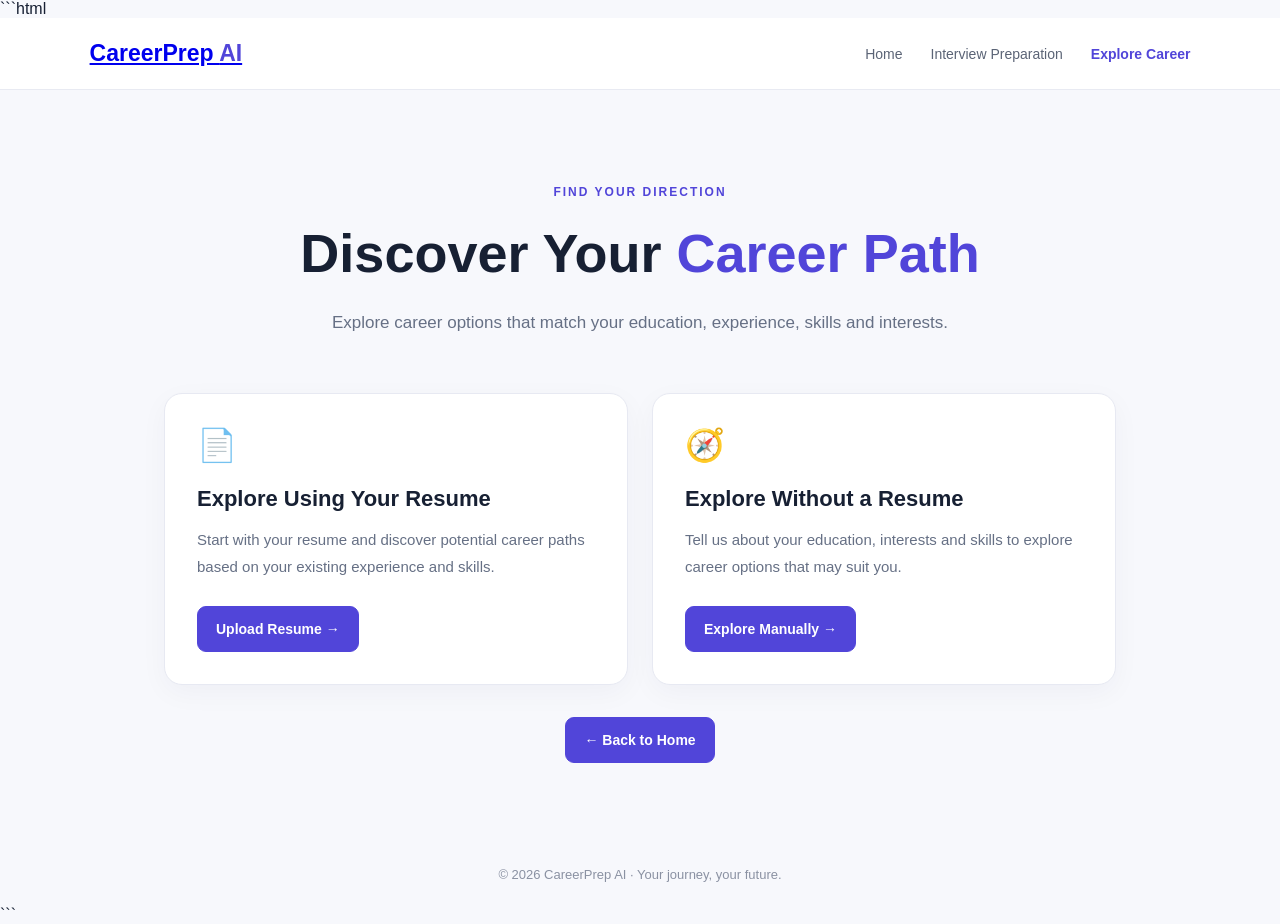
<file: explore.html>
```html
<!DOCTYPE html>
<html lang="en">
<head>
    <meta charset="UTF-8">
    <meta name="viewport" content="width=device-width, initial-scale=1.0">
    <title>Explore Career | CareerPrep AI</title>
    <link rel="stylesheet" href="style.css">
</head>
<body>

    <nav class="navbar">
        <a href="index.html" class="logo">CareerPrep <span>AI</span></a>

        <div class="nav-links">
            <a href="index.html">Home</a>
            <a href="interview.html">Interview Preparation</a>
            <a href="explore.html" class="active">Explore Career</a>
        </div>
    </nav>

    <main class="hero">
        <span class="eyebrow">FIND YOUR DIRECTION</span>

        <h1>Discover Your <span>Career Path</span></h1>

        <p>
            Explore career options that match your education,
            experience, skills and interests.
        </p>

        <div class="cards">

            <a href="career-profile.html?method=resume"
               class="feature-card"
               style="text-decoration: none; color: inherit;">

                <div class="card-icon">📄</div>
                <h2>Explore Using Your Resume</h2>

                <p>
                    Start with your resume and discover potential
                    career paths based on your existing experience
                    and skills.
                </p>

                <span class="card-button">Upload Resume →</span>
            </a>

            <a href="career-profile.html?method=manual"
               class="feature-card"
               style="text-decoration: none; color: inherit;">

                <div class="card-icon">🧭</div>
                <h2>Explore Without a Resume</h2>

                <p>
                    Tell us about your education, interests and
                    skills to explore career options that may suit you.
                </p>

                <span class="card-button">Explore Manually →</span>
            </a>

        </div>

        <p style="margin-top: 32px;">
            <a href="index.html" class="card-button secondary">
                ← Back to Home
            </a>
        </p>
    </main>

    <footer>
        <p>© 2026 CareerPrep AI · Your journey, your future.</p>
    </footer>

</body>
</html>
```
</file>
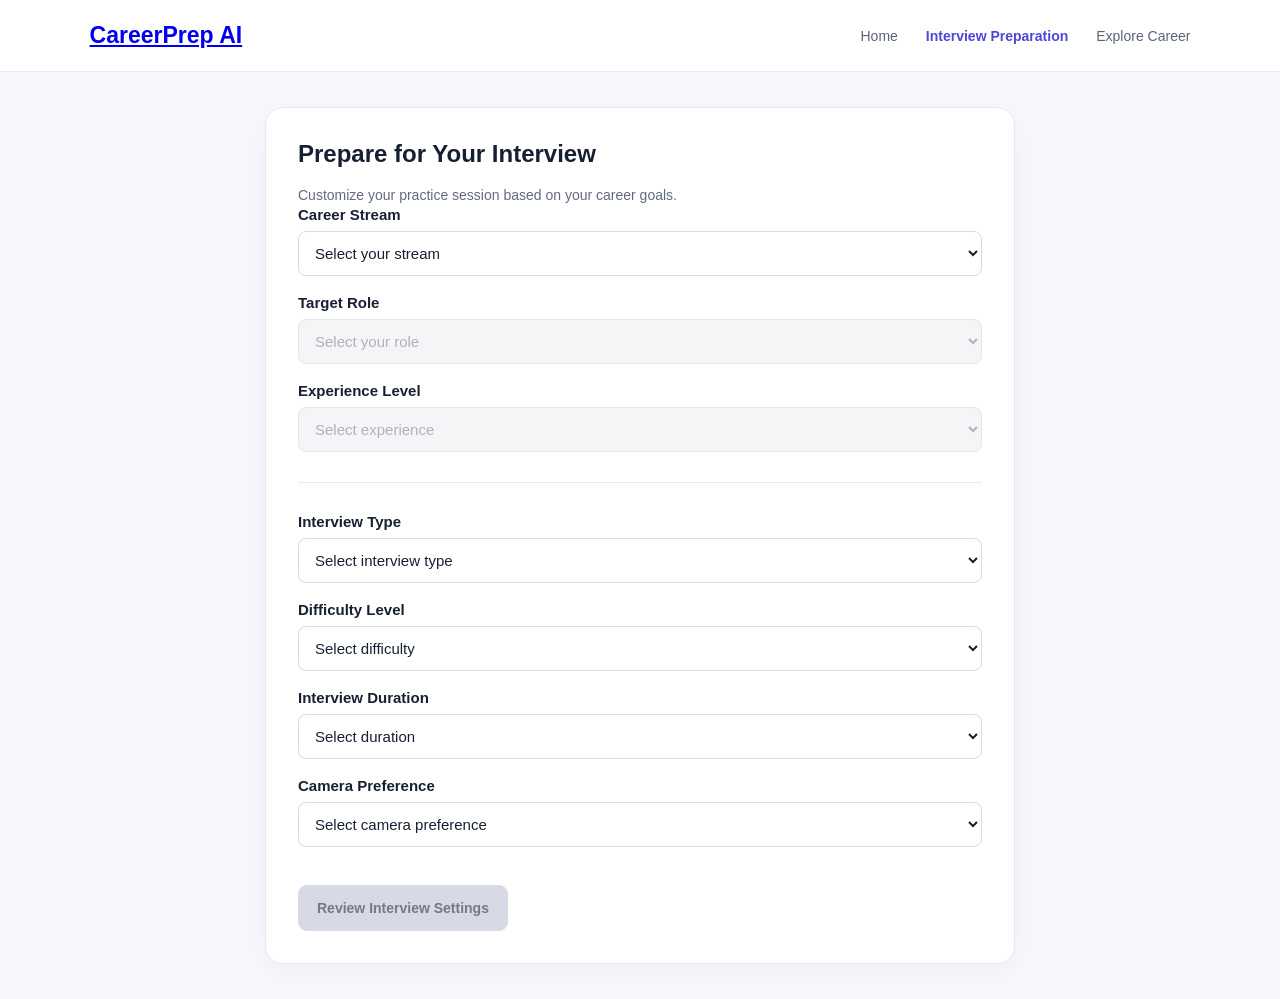
<file: interview.html>
<!DOCTYPE html>
<html lang="en">
<head>
    <meta charset="UTF-8">
    <meta name="viewport" content="width=device-width, initial-scale=1.0">
    <title>Interview Preparation | CareerPrep AI</title>
    <link rel="stylesheet" href="style.css">

    <style>
        .setup-card {
            max-width: 750px;
            margin: 35px auto;
        }

        .setup-card label {
            display: block;
            margin: 18px 0 8px;
            font-weight: 600;
        }

        .setup-card select {
            display: block;
            width: 100%;
            padding: 12px;
            border: 1px solid #d9dce8;
            border-radius: 8px;
            font-size: 15px;
            background: white;
        }

        .setup-card button {
            margin-top: 22px;
            cursor: pointer;
        }

        .setup-card button:disabled {
            background: #d7d9e5;
            color: #73798a;
            cursor: not-allowed;
        }

        .form-divider {
            height: 1px;
            background: #e8eaf2;
            margin: 30px 0;
        }

        .review-panel {
            margin-top: 30px;
            padding: 24px;
            background: #f7f8fc;
            border: 1px solid #e7e9f2;
            border-radius: 12px;
        }

        .review-panel p {
            line-height: 1.8;
            overflow-wrap: anywhere;
        }

        .helper-text {
            color: #626b7d;
            line-height: 1.6;
        }

        [hidden] {
            display: none !important;
        }
    </style>
</head>

<body>

<nav class="navbar">
    <a href="index.html" class="logo">CareerPrep AI</a>

    <div class="nav-links">
        <a href="index.html">Home</a>
        <a href="interview.html" class="active">Interview Preparation</a>
        <a href="explore.html">Explore Career</a>
    </div>
</nav>

<main class="page-container">

    <section class="setup-card">
        <h1>Prepare for Your Interview</h1>

        <p class="helper-text">
            Customize your practice session based on your career goals.
        </p>

        <form id="settingsForm">

            <label for="stream">Career Stream</label>
            <select id="stream" required>
                <option value="">Select your stream</option>
                <option value="IT & Technology">IT & Technology</option>
                <option value="Engineering">Engineering</option>
                <option value="BPO & Customer Operations">BPO & Customer Operations</option>
                <option value="Business & Corporate">Business & Corporate</option>
            </select>

            <label for="role">Target Role</label>
            <select id="role" required disabled>
                <option value="">Select your role</option>
            </select>

            <label for="experience">Experience Level</label>
            <select id="experience" required disabled>
                <option value="">Select experience</option>
                <option value="Fresher">Fresher</option>
                <option value="0–2 years">0–2 years</option>
                <option value="3–5 years">3–5 years</option>
                <option value="6–10 years">6–10 years</option>
                <option value="10+ years">10+ years</option>
            </select>

            <div class="form-divider"></div>

            <label for="interviewType">Interview Type</label>
            <select id="interviewType" required>
                <option value="">Select interview type</option>
                <option value="Technical">Technical</option>
                <option value="HR / Behavioral">HR / Behavioral</option>
                <option value="Managerial">Managerial</option>
                <option value="Mixed">Mixed</option>
            </select>

            <label for="difficulty">Difficulty Level</label>
            <select id="difficulty" required>
                <option value="">Select difficulty</option>
                <option value="Basic">Basic</option>
                <option value="Medium">Medium</option>
                <option value="Hard">Hard</option>
                <option value="As per Experience">As per Experience</option>
            </select>

            <label for="duration">Interview Duration</label>
            <select id="duration" required>
                <option value="">Select duration</option>
                <option value="15">15 minutes</option>
                <option value="30">30 minutes</option>
                <option value="60">60 minutes</option>
            </select>

            <label for="camera">Camera Preference</label>
            <select id="camera" required>
                <option value="">Select camera preference</option>
                <option value="Camera ON">Camera ON</option>
                <option value="Camera OFF (voice only)">Camera OFF (voice only)</option>
            </select>

            <p id="settingsMessage" class="helper-text" aria-live="polite"></p>

            <button type="submit" id="reviewButton" class="card-button" disabled>
                Review Interview Settings
            </button>

        </form>

        <section id="reviewPanel" class="review-panel" hidden>
            <h2>Confirm Your Interview Settings</h2>

            <p id="reviewSummary"></p>

            <button type="button" id="editButton" class="secondary-action">
                Edit Selections
            </button>

            <button type="button" id="confirmButton" class="card-button">
                Confirm & Continue
            </button>

            <p id="confirmMessage" class="helper-text" aria-live="polite"></p>
        </section>

    </section>

</main>

<script>
    const roleOptions = {
        "IT & Technology": [
            "SAP HANA Consultant",
            "Software Developer",
            "Data Analyst",
            "Data Engineer",
            "Software Tester / QA Engineer",
            "Business Analyst",
            "DevOps Engineer",
            "Project Manager"
        ],

        "Engineering": [
            "Mechanical Engineer",
            "Civil Engineer",
            "Electrical Engineer",
            "Electronics Engineer",
            "Quality Engineer",
            "Project Engineer"
        ],

        "BPO & Customer Operations": [
            "Customer Support Executive",
            "Technical Support Executive",
            "Team Leader",
            "Quality Analyst",
            "Operations Manager"
        ],

        "Business & Corporate": [
            "Business Analyst",
            "Project Manager",
            "HR Executive",
            "Financial Analyst",
            "Marketing Executive",
            "Operations Manager"
        ]
    };

    const form = document.getElementById("settingsForm");
    const stream = document.getElementById("stream");
    const role = document.getElementById("role");
    const experience = document.getElementById("experience");
    const reviewButton = document.getElementById("reviewButton");
    const reviewPanel = document.getElementById("reviewPanel");
    const settingsMessage = document.getElementById("settingsMessage");

    function resetSelect(select, placeholder) {
        select.innerHTML = "";

        const option = document.createElement("option");
        option.value = "";
        option.textContent = placeholder;

        select.appendChild(option);
    }

    function hideReview() {
        reviewPanel.hidden = true;
        document.getElementById("confirmMessage").textContent = "";
    }

    function validateSettings() {
        reviewButton.disabled = !form.checkValidity();
    }

    stream.addEventListener("change", function() {
        resetSelect(role, "Select your role");
        resetSelect(experience, "Select experience");

        role.disabled = true;
        experience.disabled = true;

        if (stream.value && roleOptions[stream.value]) {
            roleOptions[stream.value].forEach(function(roleName) {
                const option = document.createElement("option");
                option.value = roleName;
                option.textContent = roleName;
                role.appendChild(option);
            });

            role.disabled = false;
        }

        hideReview();
        validateSettings();
    });

        role.addEventListener("change", function() {
        resetSelect(experience, "Select experience");

        const levels = [
            ["Fresher", "Fresher"],
            ["0–2 years", "0–2 years"],
            ["3–5 years", "3–5 years"],
            ["6–10 years", "6–10 years"],
            ["10+ years", "10+ years"]
        ];

        if (role.value) {
            levels.forEach(function(level) {
                const option = document.createElement("option");
                option.value = level[0];
                option.textContent = level[1];
                experience.appendChild(option);
            });

            experience.disabled = false;
        } else {
            experience.disabled = true;
        }

        hideReview();
        validateSettings();
    });

    form.querySelectorAll("select").forEach(function(select) {
        select.addEventListener("change", function() {
            hideReview();
            settingsMessage.textContent = "";
            validateSettings();
        });
    });

    form.addEventListener("submit", function(event) {
        event.preventDefault();

        if (!form.checkValidity()) {
            form.reportValidity();
            return;
        }

        const settings = {
            stream: stream.value,
            role: role.value,
            experience: experience.value,
            interviewType: document.getElementById("interviewType").value,
            difficulty: document.getElementById("difficulty").value,
            duration: document.getElementById("duration").value,
            camera: document.getElementById("camera").value
        };

        document.getElementById("reviewSummary").textContent =
            "Career Stream: " + settings.stream + "\n" +
            "Target Role: " + settings.role + "\n" +
            "Experience: " + settings.experience + "\n" +
            "Interview Type: " + settings.interviewType + "\n" +
            "Difficulty: " + settings.difficulty + "\n" +
            "Duration: " + settings.duration + " minutes\n" +
            "Camera: " + settings.camera;

        reviewPanel.hidden = false;
        settingsMessage.textContent = "";

        reviewPanel.scrollIntoView({
            behavior: "smooth",
            block: "start"
        });
    });

    document.getElementById("editButton").addEventListener("click", function() {
        hideReview();
        document.getElementById("settingsForm").scrollIntoView({
            behavior: "smooth",
            block: "start"
        });
    });

    document.getElementById("confirmButton").addEventListener("click", function() {
        const settings = {
            stream: stream.value,
            role: role.value,
            experience: experience.value,
            interviewType: document.getElementById("interviewType").value,
            difficulty: document.getElementById("difficulty").value,
            duration: document.getElementById("duration").value,
            camera: document.getElementById("camera").value
        };

        try {
            sessionStorage.setItem("careerPrepSettings", JSON.stringify(settings));

            // Start a fresh practice session.
            sessionStorage.removeItem("careerPrepAnswers");
            sessionStorage.removeItem("careerPrepQuestions");

            // Open the candidate introduction page.
            window.location.href = "intro.html";

        } catch (error) {
            document.getElementById("confirmMessage").textContent =
                "Your settings could not be saved. Please try again.";
        }
    });

    validateSettings();
</script>

</body>
</html>
</file>
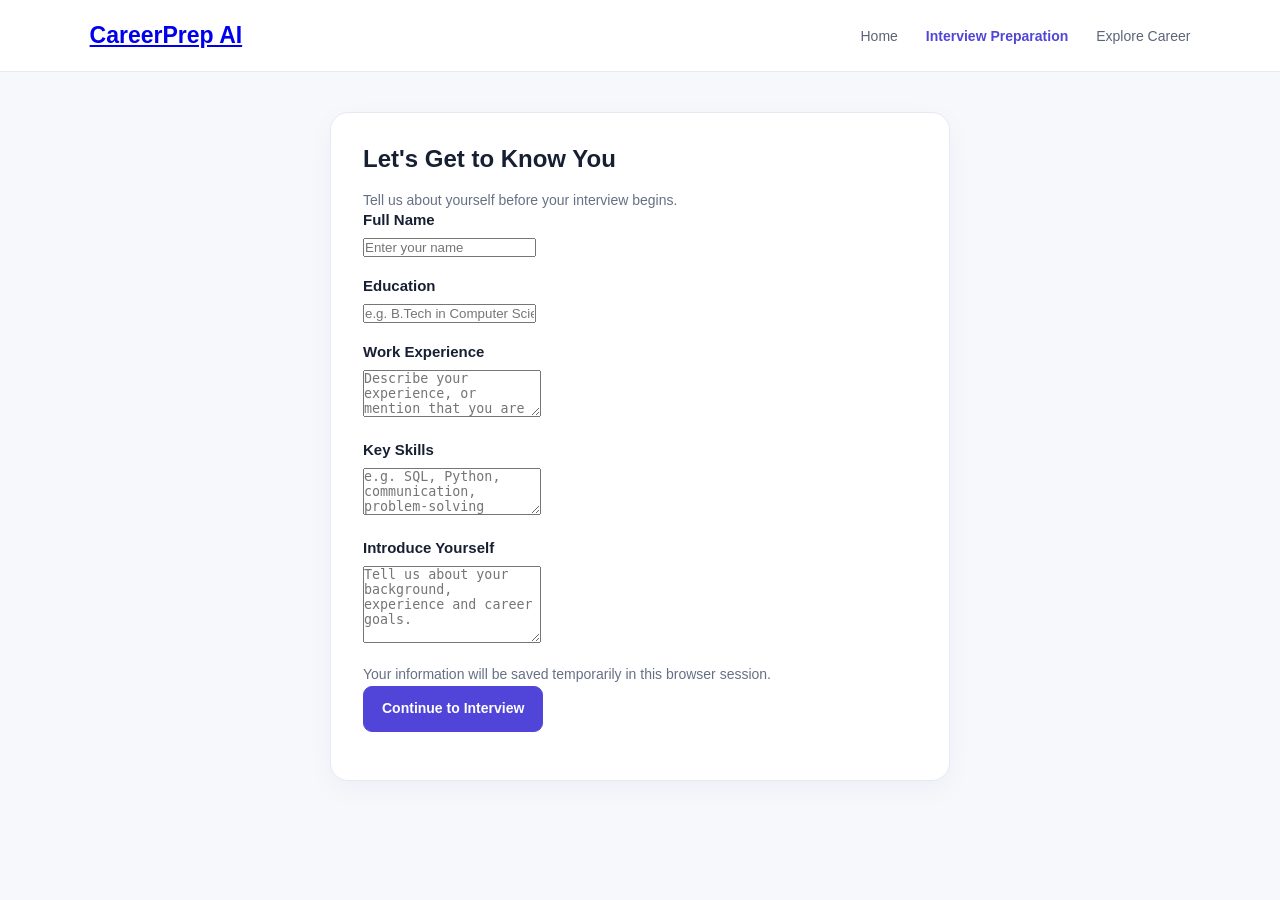
<file: intro.html>
<!DOCTYPE html>
<html lang="en">
<head>
    <meta charset="UTF-8">
    <meta name="viewport" content="width=device-width, initial-scale=1.0">
    <title>Candidate Introduction | CareerPrep AI</title>
    <link rel="stylesheet" href="style.css">
</head>
<body>

    <nav class="navbar">
        <a href="index.html" class="logo">CareerPrep AI</a>
        <div class="nav-links">
            <a href="index.html">Home</a>
            <a href="interview.html" class="active">Interview Preparation</a>
            <a href="explore.html">Explore Career</a>
        </div>
    </nav>

    <main class="page-container">
        <section class="setup-card">
            <h1>Let's Get to Know You</h1>
            <p class="helper-text">
                Tell us about yourself before your interview begins.
            </p>

            <form id="introForm">
                <label for="candidateName">Full Name</label>
                <input type="text" id="candidateName" placeholder="Enter your name" required>

                <label for="education">Education</label>
                <input type="text" id="education" placeholder="e.g. B.Tech in Computer Science" required>

                <label for="experienceDetails">Work Experience</label>
                <textarea id="experienceDetails" rows="3"
                    placeholder="Describe your experience, or mention that you are a fresher." required></textarea>

                <label for="skills">Key Skills</label>
                <textarea id="skills" rows="3"
                    placeholder="e.g. SQL, Python, communication, problem-solving" required></textarea>

                <label for="introduction">Introduce Yourself</label>
                <textarea id="introduction" rows="5"
                    placeholder="Tell us about your background, experience and career goals." required></textarea>

                <p class="helper-text">
                    Your information will be saved temporarily in this browser session.
                </p>

                <button type="submit" class="card-button">
                    Continue to Interview
                </button>

                <p id="introMessage" class="helper-text" aria-live="polite"></p>
            </form>
        </section>
    </main>

    <script>
        document.getElementById("introForm").addEventListener("submit", function(event) {
            event.preventDefault();

            const candidate = {
                name: document.getElementById("candidateName").value.trim(),
                education: document.getElementById("education").value.trim(),
                experience: document.getElementById("experienceDetails").value.trim(),
                skills: document.getElementById("skills").value.trim(),
                introduction: document.getElementById("introduction").value.trim()
            };

            try {
                sessionStorage.setItem("careerPrepCandidate", JSON.stringify(candidate));
                window.location.href = "start-interview.html";
            } catch (error) {
                document.getElementById("introMessage").textContent =
                    "Unable to save your details in this browser. Please try again.";
            }
        });
    </script>

</body>
</html>
</file>
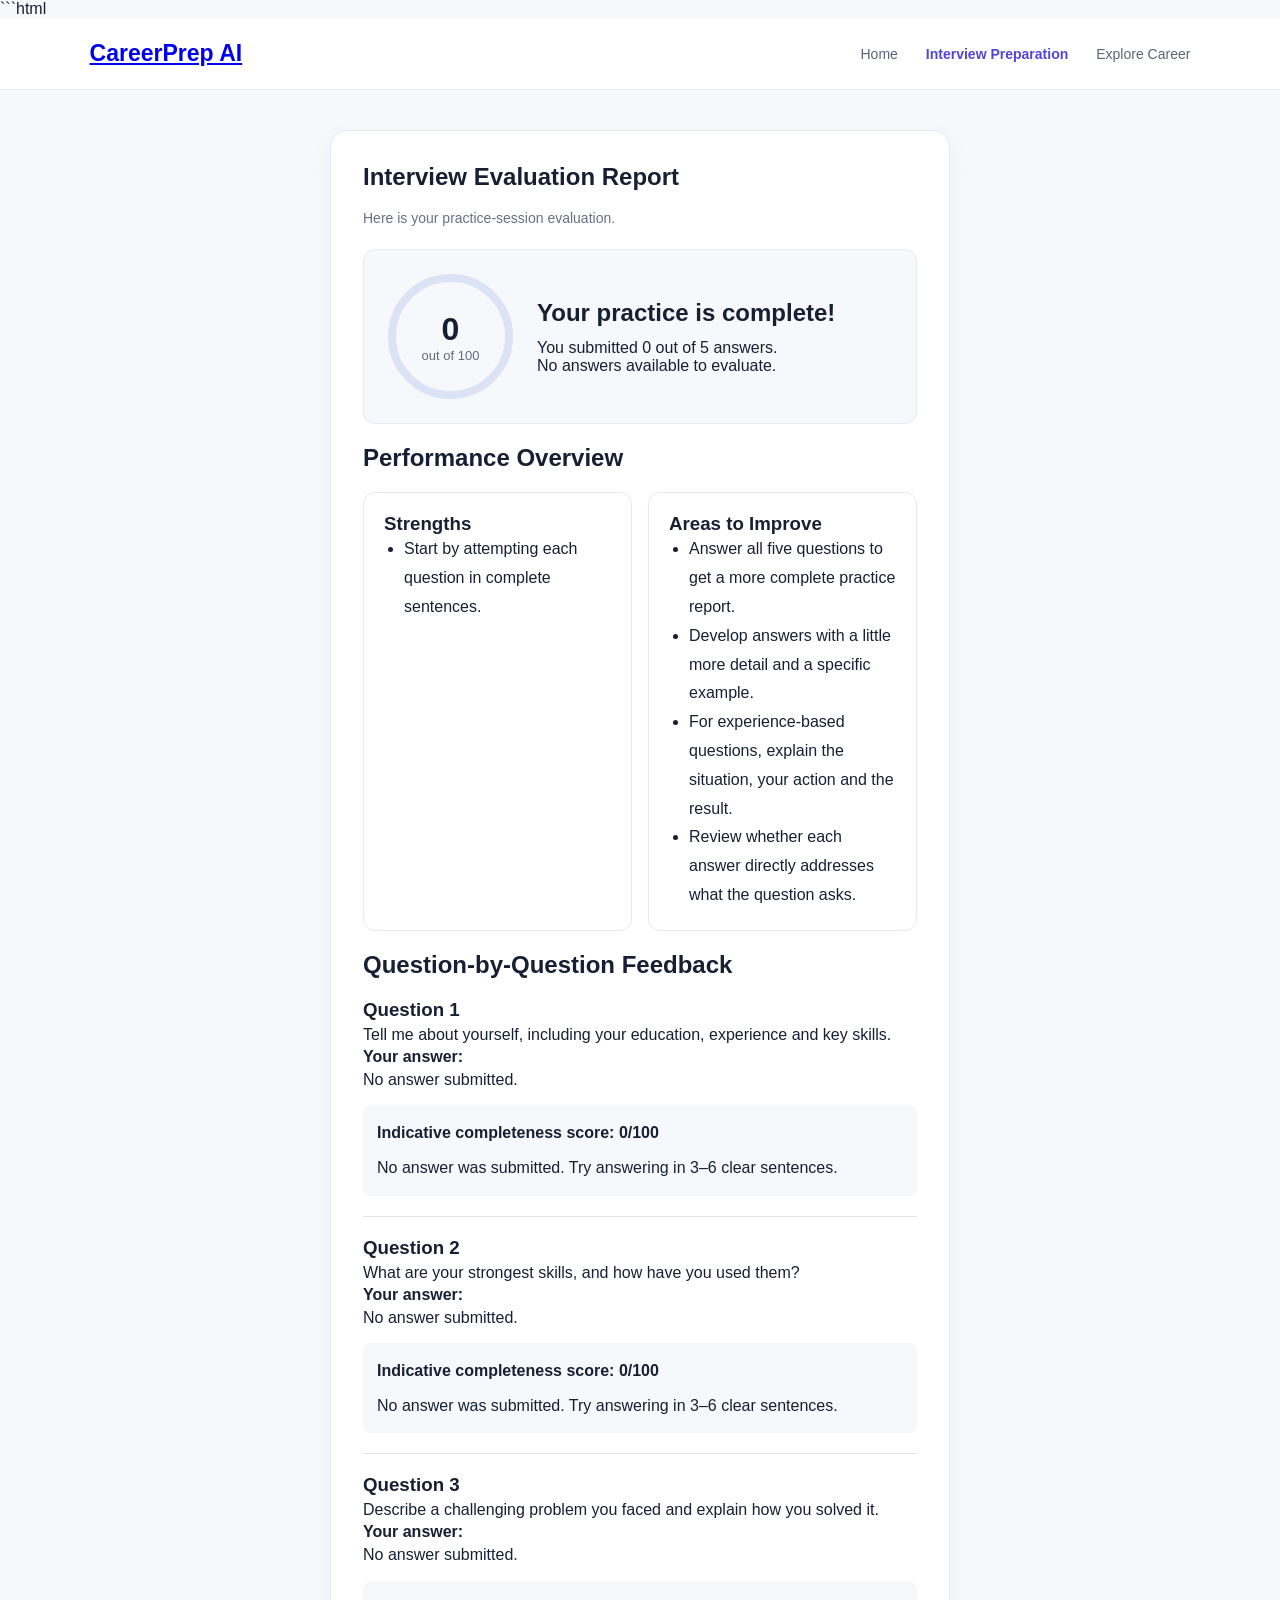
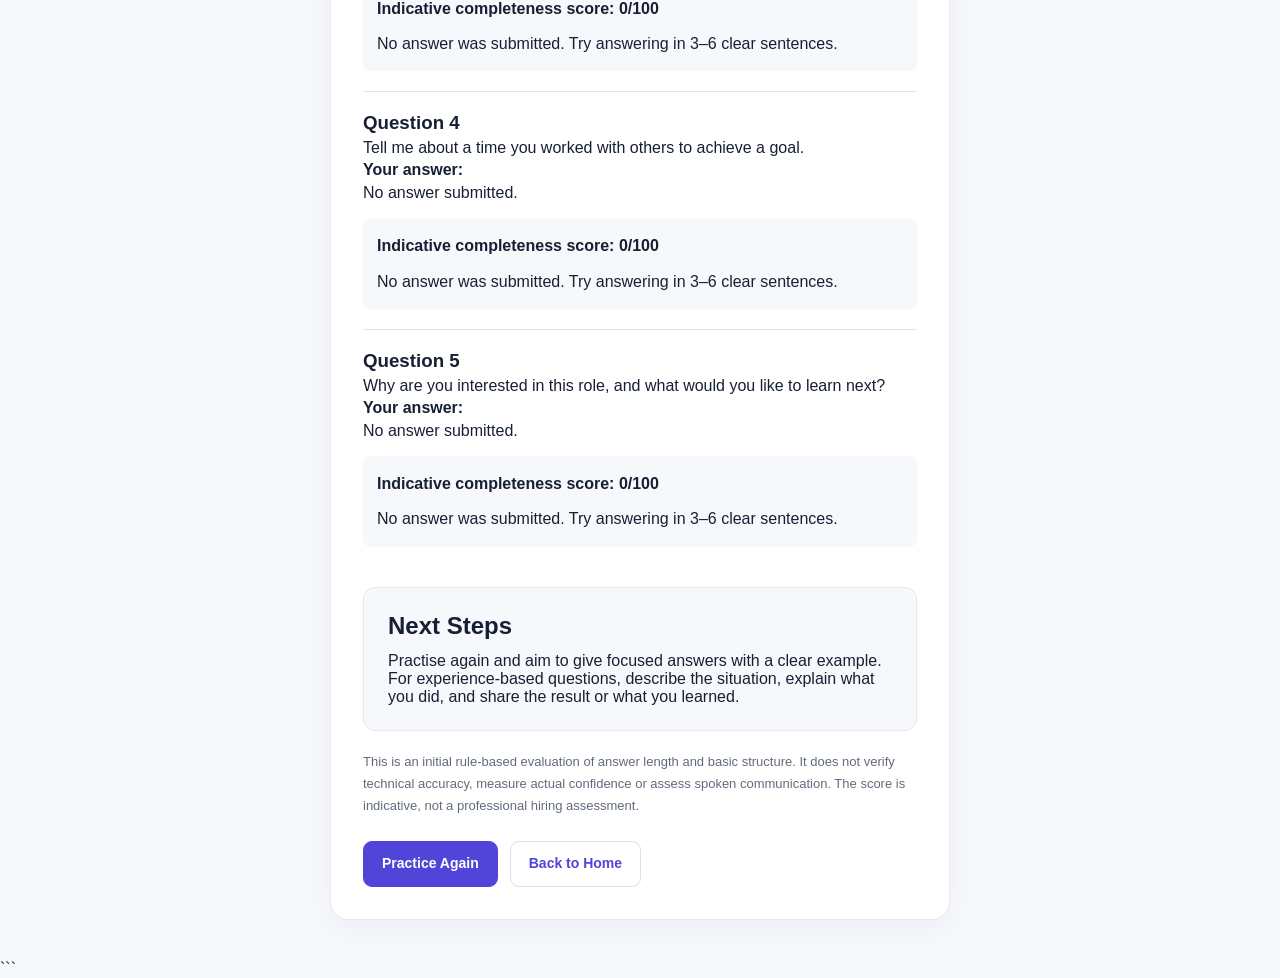
<file: results.html>
```html
<!DOCTYPE html>
<html lang="en">
<head>
    <meta charset="UTF-8">
    <meta name="viewport" content="width=device-width, initial-scale=1.0">
    <title>Interview Evaluation | CareerPrep AI</title>
    <link rel="stylesheet" href="style.css">

    <style>
        .results-container {
            max-width: 850px;
            margin: 40px auto;
        }

        .result-card {
            padding: 24px;
            background: #f7f8fc;
            border: 1px solid #e7e9f2;
            border-radius: 12px;
            margin: 20px 0;
        }

        .result-card h2 {
            margin-bottom: 12px;
        }

        .score-section {
            display: flex;
            align-items: center;
            gap: 24px;
            flex-wrap: wrap;
        }

        .score-circle {
            width: 125px;
            height: 125px;
            border-radius: 50%;
            border: 8px solid #dce3f5;
            display: flex;
            flex-direction: column;
            align-items: center;
            justify-content: center;
            flex-shrink: 0;
        }

        .score-number {
            font-size: 32px;
            font-weight: 700;
        }

        .score-label {
            font-size: 13px;
            color: #626b7d;
        }

        .feedback-grid {
            display: grid;
            grid-template-columns: repeat(auto-fit, minmax(220px, 1fr));
            gap: 16px;
            margin: 20px 0;
        }

        .feedback-card {
            padding: 20px;
            border: 1px solid #e7e9f2;
            border-radius: 12px;
            background: #fff;
        }

        .feedback-card h3 {
            margin-top: 0;
        }

        .feedback-card ul {
            padding-left: 20px;
            line-height: 1.8;
        }

        .answer-review {
            padding: 20px 0;
            border-bottom: 1px solid #e1e4ed;
        }

        .answer-review:last-child {
            border-bottom: none;
        }

        .answer-review p {
            white-space: pre-wrap;
            overflow-wrap: anywhere;
            line-height: 1.7;
        }

        .answer-feedback {
            margin-top: 12px;
            padding: 14px;
            border-radius: 8px;
            background: #f7f8fc;
            line-height: 1.7;
        }

        .answer-score {
            font-weight: 600;
            margin-bottom: 8px;
        }

        .result-actions {
            display: flex;
            gap: 12px;
            flex-wrap: wrap;
            margin-top: 24px;
        }

        .result-actions a {
            text-decoration: none;
            text-align: center;
        }

        .disclaimer {
            font-size: 13px;
            color: #626b7d;
            line-height: 1.7;
        }
    </style>
</head>

<body>

    <nav class="navbar">
        <a href="index.html" class="logo">CareerPrep AI</a>
        <div class="nav-links">
            <a href="index.html">Home</a>
            <a href="interview.html" class="active">Interview Preparation</a>
            <a href="explore.html">Explore Career</a>
        </div>
    </nav>

    <main class="page-container results-container">
        <section class="setup-card">

            <h1>Interview Evaluation Report</h1>
            <p id="candidateResult" class="helper-text"></p>

            <div class="result-card">
                <div class="score-section">
                    <div class="score-circle">
                        <span id="overallScore" class="score-number">0</span>
                        <span class="score-label">out of 100</span>
                    </div>

                    <div>
                        <h2 id="completionTitle">Your practice is complete!</h2>
                        <p id="completionSummary"></p>
                        <p id="performanceLevel"></p>
                    </div>
                </div>
            </div>

            <h2>Performance Overview</h2>

            <div class="feedback-grid">
                <div class="feedback-card">
                    <h3>Strengths</h3>
                    <ul id="strengthList"></ul>
                </div>

                <div class="feedback-card">
                    <h3>Areas to Improve</h3>
                    <ul id="improvementList"></ul>
                </div>
            </div>

            <h2>Question-by-Question Feedback</h2>
            <div id="answerReviews"></div>

            <div class="result-card">
                <h2>Next Steps</h2>
                <p id="nextSteps"></p>
            </div>

            <p class="disclaimer">
                This is an initial rule-based evaluation of answer length and
                basic structure. It does not verify technical accuracy, measure
                actual confidence or assess spoken communication. The score is
                indicative, not a professional hiring assessment.
            </p>

            <div class="result-actions">
                <a href="interview.html" class="card-button">Practice Again</a>
                <a href="index.html" class="secondary-action">Back to Home</a>
            </div>

        </section>
    </main>

    <script>
        const questionList = [
            "Tell me about yourself, including your education, experience and key skills.",
            "What are your strongest skills, and how have you used them?",
            "Describe a challenging problem you faced and explain how you solved it.",
            "Tell me about a time you worked with others to achieve a goal.",
            "Why are you interested in this role, and what would you like to learn next?"
        ];

        const answerReviews = document.getElementById("answerReviews");
        const strengthList = document.getElementById("strengthList");
        const improvementList = document.getElementById("improvementList");

        function addListItem(list, message) {
            const item = document.createElement("li");
            item.textContent = message;
            list.appendChild(item);
        }

        function evaluateAnswer(answer, questionIndex) {
            const text = answer.trim();
            const words = text ? text.split(/\s+/).filter(Boolean) : [];
            const wordCount = words.length;
            const lower = text.toLowerCase();

            let score = 0;
            const feedback = [];

            if (wordCount === 0) {
                return {
                    score: 0,
                    wordCount: 0,
                    feedback: "No answer was submitted. Try answering in 3–6 clear sentences."
                };
            }

            // Evaluate answer completeness.
            if (wordCount < 10) {
                score += 15;
                feedback.push("Your answer is quite short. Add more detail and a specific example.");
            } else if (wordCount < 30) {
                score += 25;
                feedback.push("You have made a start. Explain your point in more detail.");
            } else if (wordCount <= 100) {
                score += 40;
                feedback.push("Your answer has a useful amount of detail.");
            } else {
                score += 40;
                feedback.push("Your answer is detailed. Keep it focused so the main points stand out.");
            }

            // Check for signs of examples or explanation.
            const exampleWords = [
                "for example", "for instance", "because", "therefore",
                "result", "achieved", "improved", "resolved", "learned",
                "project", "experience", "team", "solution"
            ];

            const hasExample = exampleWords.some(function(word) {
                return lower.includes(word);
            });

            if (hasExample) {
                score += 25;
                feedback.push("You included context or an explanatory detail. Continue connecting your points to real examples.");
            } else {
                feedback.push("Where possible, include a real example to support your answer.");
            }

            // Look for a basic beginning, middle and ending structure.
            const hasStructure = /first|then|finally|as a result|in conclusion|overall|my role|the outcome|the result/i.test(text);

            if (hasStructure) {
                score += 20;
                feedback.push("Your wording suggests some structure. Keep your answer in a clear sequence.");
            } else {
                feedback.push("Use a simple structure: situation, action and result, where relevant.");
            }

            // Reward a response that attempts to answer rather than a very short fragment.
            if (wordCount >= 20) {
                score += 15;
            }

            score = Math.min(score, 100);

            return {
                score: score,
                wordCount: wordCount,
                feedback: feedback.join(" ")
            };
        }

        try {
            const savedAnswers = sessionStorage.getItem("careerPrepAnswers");
            const answers = savedAnswers ? JSON.parse(savedAnswers) : [];

            const savedCandidate = sessionStorage.getItem("careerPrepCandidate");
            const candidate = savedCandidate ? JSON.parse(savedCandidate) : null;

            document.getElementById("candidateResult").textContent =
                candidate && candidate.name
                    ? "Well done, " + candidate.name + ". Here is your practice-session evaluation."
                    : "Here is your practice-session evaluation.";

            const evaluations = questionList.map(function(question, index) {
                const answer = typeof answers[index] === "string" ? answers[index] : "";
                return evaluateAnswer(answer, index);
            });

            const answeredCount = evaluations.filter(function(result) {
                return result.wordCount > 0;
            }).length;

            const totalScore = evaluations.reduce(function(total, result) {
                return total + result.score;
            }, 0);

            const overallScore = Math.round(totalScore / questionList.length);

            document.getElementById("overallScore").textContent = overallScore;

            document.getElementById("completionSummary").textContent =
                "You submitted " + answeredCount + " out of " +
                questionList.length + " answers.";

            let performance = "";

            if (answeredCount === 0) {
                performance = "No answers available to evaluate.";
            } else if (overallScore >= 80) {
                performance = "Your responses show promising completeness and structure.";
            } else if (overallScore >= 60) {
                performance = "You have a foundation to build on. Focus on adding clear examples.";
            } else if (overallScore >= 35) {
                performance = "Keep practising. More detail and clearer examples can strengthen your answers.";
            } else {
                performance = "Start with complete sentences and explain your reasoning step by step.";
            }

            document.getElementById("performanceLevel").textContent = performance;

            const answeredEvaluations = evaluations.filter(function(result) {
                return result.wordCount > 0;
            });

            const averageWords = answeredEvaluations.length
                ? Math.round(
                    answeredEvaluations.reduce(function(total, result) {
                        return total + result.wordCount;
                    }, 0) / answeredEvaluations.length
                )
                : 0;

            if (answeredCount > 0) {
                addListItem(
                    strengthList,
                    "You attempted " + answeredCount + " of " + questionList.length + " questions."
                );

                if (averageWords >= 30) {
                    addListItem(strengthList, "Your answers generally include useful detail.");
                } else {
                    addListItem(strengthList, "You have completed a practice round and can build on it.");
                }

                if (overallScore >= 60) {
                    addListItem(strengthList, "Several responses show signs of explanation or structure.");
                }
            } else {
                addListItem(strengthList, "Start by attempting each question in complete sentences.");
            }

            if (answeredCount < questionList.length) {
                addListItem(
                    improvementList,
                    "Answer all five questions to get a more complete practice report."
                );
            }

            if (averageWords < 30) {
                addListItem(
                    improvementList,
                    "Develop answers with a little more detail and a specific example."
                );
            }

            addListItem(
                improvementList,
                "For experience-based questions, explain the situation, your action and the result."
            );

            addListItem(
                improvementList,
                "Review whether each answer directly addresses what the question asks."
            );

            questionList.forEach(function(question, index) {
                const answer = typeof answers[index] === "string" ? answers[index] : "";
                const evaluation = evaluations[index];

                const section = document.createElement("section");
                section.className = "answer-review";

                const heading = document.createElement("h3");
                heading.textContent = "Question " + (index + 1);

                const questionParagraph = document.createElement("p");
                questionParagraph.textContent = question;

                const answerLabel = document.createElement("strong");
                answerLabel.textContent = "Your answer:";

                const answerParagraph = document.createElement("p");
                answerParagraph.textContent =
                    answer.trim() ? answer : "No answer submitted.";

                const feedbackBox = document.createElement("div");
                feedbackBox.className = "answer-feedback";

                const scoreParagraph = document.createElement("p");
                scoreParagraph.className = "answer-score";
                scoreParagraph.textContent =
                    "Indicative completeness score: " + evaluation.score + "/100";

                const feedbackParagraph = document.createElement("p");
                feedbackParagraph.textContent = evaluation.feedback;

                feedbackBox.appendChild(scoreParagraph);
                feedbackBox.appendChild(feedbackParagraph);

                section.appendChild(heading);
                section.appendChild(questionParagraph);
                section.appendChild(answerLabel);
                section.appendChild(answerParagraph);
                section.appendChild(feedbackBox);

                answerReviews.appendChild(section);
            });

            document.getElementById("nextSteps").textContent =
                "Practise again and aim to give focused answers with a clear example. " +
                "For experience-based questions, describe the situation, explain what you did, " +
                "and share the result or what you learned.";

        } catch (error) {
            document.getElementById("completionTitle").textContent =
                "No saved practice session found";

            document.getElementById("completionSummary").textContent =
                "Start a practice interview to see your evaluation here.";

            document.getElementById("overallScore").textContent = "—";
            document.getElementById("nextSteps").textContent =
                "Return to Interview Preparation and complete a practice session.";
        }
    </script>

</body>
</html>
```
</file>
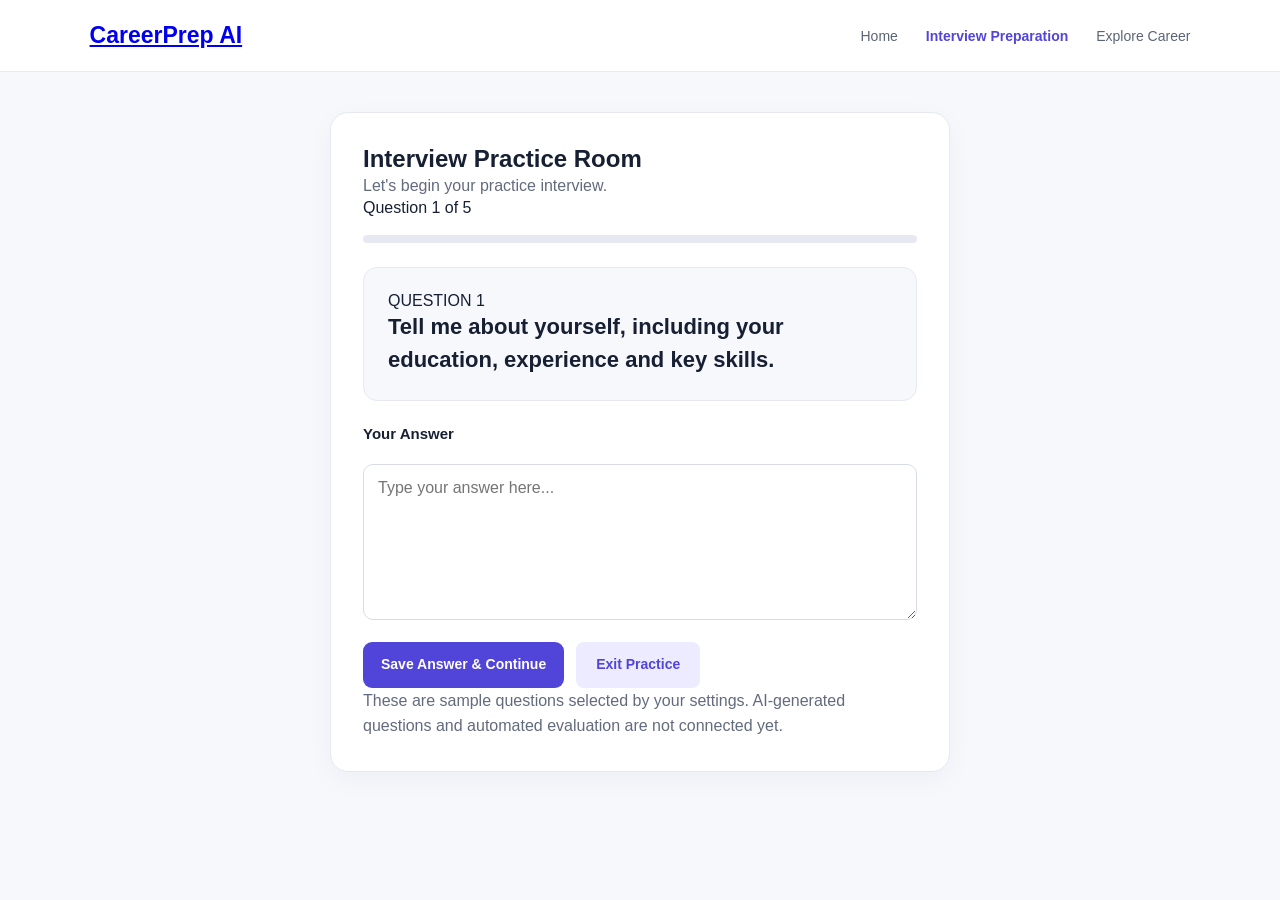
<file: start-interview.html>
<!DOCTYPE html>
<html lang="en">
<head>
<meta charset="UTF-8">
<meta name="viewport" content="width=device-width, initial-scale=1">
<title>Interview Room | CareerPrep AI</title>
<link rel="stylesheet" href="style.css">
<style>
.room { max-width: 850px; margin: 40px auto; }
.question-box { background: #f7f8fc; border: 1px solid #e7e9f2; border-radius: 14px; padding: 24px; margin: 24px 0; }
.question-text { font-size: 22px; line-height: 1.5; }
.answer-input { box-sizing: border-box; width: 100%; padding: 14px; border: 1px solid #d9dce8; border-radius: 10px; font: inherit; margin: 12px 0 18px; }
.progress-track { height: 8px; background: #e7e9f2; border-radius: 10px; overflow: hidden; margin: 18px 0; }
.progress-fill { height: 100%; width: 0; background: #5145d9; transition: width .2s; }
.room-note { color: #626b7d; line-height: 1.6; }
.room-actions { display: flex; gap: 12px; flex-wrap: wrap; }
.room-actions button { cursor: pointer; border: none; }
.secondary-action { background: #ecebff; color: #5145d9; padding: 12px 20px; border-radius: 8px; font-weight: 600; }
</style>
</head>
<body>
<nav class="navbar">
    <a href="index.html" class="logo">CareerPrep AI</a>
    <div class="nav-links">
        <a href="index.html">Home</a>
        <a href="interview.html" class="active">Interview Preparation</a>
        <a href="explore.html">Explore Career</a>
    </div>
</nav>

<main class="page-container room">
<section class="setup-card">
    <h1>Interview Practice Room</h1>
    <p id="welcome" class="room-note"></p>
    <p id="settingsSummary" class="room-note"></p>
    <p id="questionCount">Question 1</p>

    <div class="progress-track">
        <div id="progressFill" class="progress-fill"></div>
    </div>

    <div class="question-box">
        <p id="questionNumber">QUESTION 1</p>
        <h2 id="questionText" class="question-text">Loading your question...</h2>
    </div>

    <form id="answerForm">
        <label for="answerInput">Your Answer</label>
        <textarea id="answerInput" class="answer-input" rows="7"
            placeholder="Type your answer here..." required></textarea>
        <p id="message" class="room-note" aria-live="polite"></p>
        <div class="room-actions">
            <button type="submit" class="card-button" id="nextButton">Save Answer & Continue</button>
            <button type="button" class="secondary-action" id="exitButton">Exit Practice</button>
        </div>
    </form>

    <p class="room-note">These are sample questions selected by your settings. AI-generated questions and automated evaluation are not connected yet.</p>
</section>
</main>

<script>
const questionBank = {
    "SAP HANA Consultant": [
        "Explain the difference between a SAP HANA calculation view and a SQLScript procedure.",
        "How would you investigate and optimize a slow-running calculation view?",
        "Explain how joins, unions and aggregation affect a HANA data model.",
        "Describe a production issue you handled and how you identified its root cause.",
        "How do you validate data accuracy when developing an enterprise data model?"
    ],
    "Software Developer": [
        "Explain how you would design and implement a reliable software feature.",
        "How do you troubleshoot a bug that you cannot reproduce consistently?",
        "Explain the difference between unit testing and integration testing.",
        "Describe a challenging development problem and how you solved it.",
        "How do you ensure your code is maintainable and efficient?"
    ],
    "Data Analyst": [
        "How would you investigate a dataset containing missing or inconsistent values?",
        "Explain how you would use SQL to summarize data for a business report.",
        "How do you choose meaningful metrics for a dashboard?",
        "Describe a time when your analysis helped answer a business question.",
        "How would you explain an unexpected trend in a report to a stakeholder?"
    ],
    "Data Engineer": [
        "Describe the main stages of a data pipeline.",
        "How would you identify and handle duplicate records in a data pipeline?",
        "How would you troubleshoot a pipeline that suddenly takes much longer to run?",
        "Explain how you would validate data between a source and target system.",
        "What would you consider when designing a scalable data pipeline?"
    ],
    "Software Tester / QA Engineer": [
        "How would you create test cases for a new feature?",
        "Explain the difference between severity and priority in defect management.",
        "How would you test a feature when requirements are incomplete?",
        "Describe how you would investigate an intermittent defect.",
        "How do you decide what to include in regression testing?"
    ],
    "Business Analyst": [
        "How do you gather and document requirements from stakeholders?",
        "What would you do if two stakeholders gave conflicting requirements?",
        "How do you confirm that a delivered solution meets business needs?",
        "Describe a time you clarified an ambiguous requirement.",
        "How would you prioritize requirements when timelines are limited?"
    ],
    "Project Manager": [
        "How would you handle a project that is falling behind schedule?",
        "How do you manage competing priorities across stakeholders?",
        "How would you communicate a major project risk?",
        "Describe how you handled a disagreement within a team.",
        "How do you measure whether a project is progressing successfully?"
    ],
    "Mechanical Engineer": [
        "Explain how you approach a mechanical design problem.",
        "How would you investigate a recurring equipment failure?",
        "What factors do you consider when selecting a material for a component?",
        "Describe a technical challenge you have solved.",
        "How do you balance quality, cost and performance?"
    ],
    "Civil Engineer": [
        "What factors do you consider when planning a construction project?",
        "How would you investigate a quality issue at a construction site?",
        "How do you coordinate work when project activities are delayed?",
        "Describe a technical or site challenge you have handled.",
        "How do you maintain safety and quality standards on a project?"
    ],
    "Electrical Engineer": [
        "How would you approach troubleshooting an electrical system fault?",
        "What safety checks are important before electrical maintenance?",
        "How do you interpret an electrical schematic?",
        "Describe a technical issue you have resolved.",
        "How do you verify that a system operates within its required limits?"
    ],
    "Electronics Engineer": [
        "How would you troubleshoot a circuit that is not working as expected?",
        "Explain how you would select components for a circuit design.",
        "What is the purpose of testing a prototype before production?",
        "Describe an electronics problem you have solved.",
        "How would you diagnose intermittent hardware failures?"
    ],
    "Quality Engineer": [
        "How would you investigate a recurring quality defect?",
        "Explain how you would identify the root cause of a problem.",
        "What measures help prevent defects from reaching customers?",
        "Describe how you have used data to improve quality.",
        "How do you verify that corrective actions are effective?"
    ],
    "Project Engineer": [
        "How do you track progress against a project plan?",
        "How would you handle a delay caused by a supplier?",
        "How do you coordinate technical teams and project stakeholders?",
        "Describe a project challenge and how you addressed it.",
        "How do you manage risks while keeping work on schedule?"
    ],
    "Customer Support Executive": [
        "How would you handle an upset customer?",
        "How do you make sure you understand a customer's problem?",
        "What would you do if you could not resolve an issue immediately?",
        "Describe a time you helped someone solve a problem.",
        "How would you manage multiple customer requests at once?"
    ],
    "Technical Support Executive": [
        "How would you troubleshoot an issue you have never encountered before?",
        "How do you explain a technical problem to a non-technical customer?",
        "What information would you collect before escalating an incident?",
        "Describe a technical issue you have helped resolve.",
        "How would you prioritize several open support incidents?"
    ],
    "Team Leader": [
        "How would you support a team member whose performance has declined?",
        "How do you allocate work during a high-volume period?",
        "How would you resolve a disagreement between team members?",
        "How do you monitor team quality and productivity?",
        "Describe how you helped a team achieve a difficult target."
    ],
    "Quality Analyst": [
        "How would you identify recurring quality issues in customer interactions?",
        "How do you give constructive feedback to an employee?",
        "How would you maintain consistency when evaluating performance?",
        "Describe how you used evidence to explain a quality finding.",
        "How do you recommend improvements based on quality results?"
    ],
    "Operations Manager": [
        "How would you improve an underperforming operational process?",
        "How do you balance service quality, cost and productivity?",
        "How would you respond to a sudden increase in workload?",
        "Describe a process improvement you would implement.",
        "How do you communicate operational risks to leadership?"
    ],
    "HR Executive": [
        "How would you handle confidential employee information?",
        "How do you approach a disagreement between an employee and manager?",
        "What steps would you take to coordinate a recruitment process?",
        "Describe how you would handle multiple urgent HR requests.",
        "How do you ensure fair and consistent HR processes?"
    ],
    "Financial Analyst": [
        "How would you investigate a significant variance in a financial report?",
        "What is the difference between a budget and a forecast?",
        "How would you check the accuracy of financial data?",
        "Describe how you would present a financial finding to management.",
        "How do you prioritize accuracy when working under a tight deadline?"
    ],
    "Marketing Executive": [
        "How would you identify the target audience for a campaign?",
        "Which metrics would you use to evaluate a marketing campaign?",
        "How would you respond if a campaign was not meeting its goals?",
        "Describe how you would coordinate a campaign across teams.",
        "How would you use customer feedback to improve marketing?"
    ]
};

const generalQuestions = [
    "Tell me about yourself, including your education, experience and key skills.",
    "What are your strongest skills, and how have you used them?",
    "Describe a challenging problem you faced and how you solved it.",
    "Tell me about a time you worked with others to achieve a goal.",
    "Why are you interested in this role, and what would you like to learn next?"
];

const behavioralQuestions = [
    "Tell me about yourself and what motivates you professionally.",
    "Describe a challenging situation and how you handled it.",
    "Tell me about a time you received constructive feedback.",
    "Describe a time you worked with someone whose approach differed from yours.",
    "What is one skill you are actively trying to improve, and why?"
];

const managerialQuestions = [
    "How would you prioritize several urgent tasks with competing deadlines?",
    "Describe how you would resolve a disagreement within your team.",
    "How would you communicate a delay or risk to a stakeholder?",
    "How would you support a team member who is struggling?",
    "How do you decide whether a project or task has been successful?"
];

let settings = {};
let questions = generalQuestions;
let answers = [];
let currentQuestion = 0;

try {
    settings = JSON.parse(sessionStorage.getItem("careerPrepSettings") || "{}");
    const candidate = JSON.parse(sessionStorage.getItem("careerPrepCandidate") || "null");
    const savedAnswers = JSON.parse(sessionStorage.getItem("careerPrepAnswers") || "[]");

    if (candidate && candidate.name) {
        document.getElementById("welcome").textContent =
            "Good luck, " + candidate.name + "! Let's begin.";
    } else {
        document.getElementById("welcome").textContent = "Let's begin your practice interview.";
    }

    if (settings.role) {
        document.getElementById("settingsSummary").textContent =
            "Role: " + settings.role +
            " | Experience: " + (settings.experience || "Not specified") +
            " | Type: " + (settings.interviewType || "Mixed") +
            " | Difficulty: " + (settings.difficulty || "As per Experience");
    }

    if (Array.isArray(savedAnswers)) {
        answers = savedAnswers;
    }
} catch (error) {
    settings = {};
    answers = [];
}

const roleQuestions = questionBank[settings.role] || generalQuestions;

if (settings.interviewType === "HR / Behavioral") {
    questions = behavioralQuestions;
} else if (settings.interviewType === "Managerial") {
    questions = managerialQuestions;
} else if (settings.interviewType === "Technical") {
    questions = roleQuestions;
} else {
    questions = [
        roleQuestions[0],
        behavioralQuestions[1],
        roleQuestions[1],
        managerialQuestions[2],
        roleQuestions[4]
    ];
}

/* Add experience-sensitive wording to the opening question. */
if (settings.experience === "Fresher") {
    questions[0] = "As a fresher, tell me about your education, relevant projects, key skills and interest in " +
        (settings.role || "your chosen role") + ".";
} else if (settings.experience === "6–10 years" || settings.experience === "10+ years") {
    questions[0] = "Summarize your professional experience, key achievements and expertise relevant to " +
        (settings.role || "your chosen role") + ".";
}

/* Limit the sample session based on the selected duration. */
const questionLimit = settings.duration === "15" ? 5 :
                      settings.duration === "60" ? 10 : 7;

questions = questions.slice(0, questionLimit);

const answerInput = document.getElementById("answerInput");
const message = document.getElementById("message");

function showQuestion() {
    document.getElementById("questionNumber").textContent =
        "QUESTION " + (currentQuestion + 1);
    document.getElementById("questionText").textContent = questions[currentQuestion];
    document.getElementById("questionCount").textContent =
        "Question " + (currentQuestion + 1) + " of " + questions.length;
    document.getElementById("progressFill").style.width =
        (currentQuestion / questions.length * 100) + "%";
    answerInput.value = answers[currentQuestion] || "";
    message.textContent = "";
    document.getElementById("nextButton").textContent =
        currentQuestion === questions.length - 1
            ? "Finish Practice"
            : "Save Answer & Continue";
}

document.getElementById("answerForm").addEventListener("submit", function(event) {
    event.preventDefault();
    const answer = answerInput.value.trim();

    if (!answer) {
        message.textContent = "Please type your answer before continuing.";
        answerInput.focus();
        return;
    }

    answers[currentQuestion] = answer;

    try {
        sessionStorage.setItem("careerPrepAnswers", JSON.stringify(answers));
        sessionStorage.setItem("careerPrepQuestions", JSON.stringify(questions));
    } catch (error) {
        message.textContent = "Unable to save your answer. Please try again.";
        return;
    }

    if (currentQuestion < questions.length - 1) {
        currentQuestion++;
        showQuestion();
    } else {
        document.getElementById("progressFill").style.width = "100%";
        window.location.href = "results.html";
    }
});

document.getElementById("exitButton").addEventListener("click", function() {
    if (confirm("Exit this practice interview?")) {
        window.location.href = "interview.html";
    }
});

showQuestion();
</script>
</body>
</html>
</file>
<file: style.css>
/* =========================
   1. GLOBAL STYLES
========================= */

* {
    margin: 0;
    padding: 0;
    box-sizing: border-box;
}

body {
    font-family: Arial, sans-serif;
    background: #f7f8fc;
    color: #172033;
    min-height: 100vh;
}

/* =========================
   2. NAVIGATION BAR
========================= */

.navbar {
    display: flex;
    align-items: center;
    justify-content: space-between;
    padding: 22px 7%;
    background: white;
    border-bottom: 1px solid #e8eaf2;
    gap: 24px;
}

.logo {
    font-size: 23px;
    font-weight: bold;
    white-space: nowrap;
}

.logo span,
.hero h1 span {
    color: #5145d9;
}

.nav-links {
    display: flex;
    gap: 28px;
    align-items: center;
}

.nav-links a,
.login-link {
    text-decoration: none;
    color: #5b6476;
    font-size: 14px;
    transition: color 0.2s ease;
}

.nav-links a:hover,
.login-link:hover {
    color: #5145d9;
}

.nav-links a.active {
    color: #5145d9 !important;
    font-weight: 700;
}

.login-link {
    color: #5145d9;
    font-weight: bold;
    white-space: nowrap;
}

/* =========================
   3. HOMEPAGE HERO SECTION
========================= */

.hero {
    max-width: 1000px;
    margin: 0 auto;
    padding: 95px 24px 80px;
    text-align: center;
}

.eyebrow {
    display: inline-block;
    color: #5145d9;
    font-size: 12px;
    font-weight: bold;
    letter-spacing: 2px;
    margin-bottom: 22px;
}

.hero h1 {
    font-size: clamp(34px, 5vw, 54px);
    line-height: 1.2;
    margin-bottom: 22px;
}

.hero > p {
    max-width: 650px;
    margin: 0 auto;
    color: #667085;
    font-size: 17px;
    line-height: 1.8;
}

/* =========================
   4. FEATURE CARDS
========================= */

.cards {
    display: grid;
    grid-template-columns: repeat(2, minmax(0, 1fr));
    gap: 24px;
    margin-top: 55px;
    text-align: left;
}

.feature-card {
    background: white;
    border: 1px solid #e7e9f2;
    border-radius: 18px;
    padding: 32px;
    box-shadow: 0 8px 28px rgba(28, 35, 70, 0.04);
    transition: transform 0.2s ease, box-shadow 0.2s ease;
}

.feature-card:hover {
    transform: translateY(-5px);
    box-shadow: 0 14px 35px rgba(28, 35, 70, 0.09);
}

.card-icon {
    font-size: 32px;
    margin-bottom: 22px;
}

.feature-card h2 {
    font-size: 22px;
    margin-bottom: 14px;
}

.feature-card p {
    color: #667085;
    font-size: 15px;
    line-height: 1.8;
    margin-bottom: 26px;
}

/* =========================
   5. BUTTONS
========================= */

.card-button {
    display: inline-flex;
    align-items: center;
    justify-content: center;
    min-height: 46px;
    padding: 12px 18px;
    border: 1px solid #5145d9;
    border-radius: 9px;
    background: #5145d9;
    color: #ffffff;
    font-family: inherit;
    font-size: 14px;
    font-weight: bold;
    line-height: 1.4;
    text-align: center;
    text-decoration: none;
    cursor: pointer;
    transition: background 0.2s ease, border-color 0.2s ease,
                transform 0.2s ease;
}

.card-button:hover {
    background: #3f35b5;
    border-color: #3f35b5;
    transform: translateY(-1px);
}

.card-button:disabled {
    background: #d7d9e5;
    color: #73798a;
    border-color: #d7d9e5;
    cursor: not-allowed;
    transform: none;
}

.card-button.secondary {
    background: #5145d9;
    color: #ffffff;
}

/* Standard outlined secondary action */
.secondary-action {
    display: inline-flex;
    align-items: center;
    justify-content: center;
    min-height: 46px;
    padding: 12px 18px;
    border: 1px solid #d9deea;
    border-radius: 9px;
    background: #ffffff;
    color: #5145d9;
    font-family: inherit;
    font-size: 14px;
    font-weight: bold;
    line-height: 1.4;
    text-align: center;
    text-decoration: none;
    cursor: pointer;
    transition: background 0.2s ease, border-color 0.2s ease;
}

.secondary-action:hover {
    background: #f0efff;
    border-color: #5145d9;
}

/* =========================
   6. INTERVIEW SETUP FORM
========================= */

.setup-card {
    max-width: 620px;
    margin: 40px auto 0;
    padding: 32px;
    background: white;
    border: 1px solid #e7e9f2;
    border-radius: 18px;
    text-align: left;
    box-shadow: 0 8px 28px rgba(28, 35, 70, 0.04);
}

.setup-card label {
    display: block;
    font-weight: bold;
    font-size: 15px;
    margin: 20px 0 10px;
}

.setup-card label:first-child {
    margin-top: 0;
}

.setup-card select {
    display: block;
    width: 100%;
    padding: 14px;
    border: 1px solid #d8dbea;
    border-radius: 9px;
    background: white;
    font-family: inherit;
    font-size: 15px;
    color: #172033;
    cursor: pointer;
}

.setup-card select:focus {
    outline: 2px solid #5145d9;
    outline-offset: 1px;
    border-color: #5145d9;
}

.setup-card select:disabled {
    background: #f1f2f6;
    color: #8a91a2;
    cursor: not-allowed;
}

.helper-text {
    margin-top: 16px;
    color: #667085;
    font-size: 14px;
    line-height: 1.6;
}

/* =========================
   7. FOOTER
========================= */

footer {
    text-align: center;
    padding: 24px;
    color: #8a91a2;
    font-size: 13px;
}

/* =========================
   8. RESPONSIVE DESIGN
========================= */

@media (max-width: 760px) {
    .navbar {
        flex-wrap: wrap;
        padding: 20px 5%;
        gap: 18px;
    }

    .nav-links {
        order: 3;
        width: 100%;
        flex-wrap: wrap;
        gap: 16px;
    }

    .nav-links a {
        font-size: 13px;
    }

    .cards {
        grid-template-columns: 1fr;
    }

    .hero {
        padding: 65px 18px;
    }

    .hero h1 {
        font-size: 36px;
    }

    .setup-card {
        padding: 24px 20px;
    }

    .feature-card {
        padding: 26px;
    }
}

/* =========================
   9. SMALL MOBILE SCREENS
========================= */

@media (max-width: 380px) {
    .logo {
        font-size: 20px;
    }

    .hero h1 {
        font-size: 30px;
    }

    .nav-links {
        gap: 12px;
    }

    .setup-card {
        padding: 20px 16px;
    }
}

/* =========================
   10. FORM AND REVIEW STYLES
========================= */

.form-heading {
    font-size: 20px;
    margin-bottom: 22px;
    color: #172033;
}

.form-divider {
    height: 1px;
    background: #e8eaf2;
    margin: 32px 0;
}

.review-panel {
    margin-top: 30px;
    padding: 24px;
    background: #f7f8fc;
    border: 1px solid #e7e9f2;
    border-radius: 12px;
}

.review-panel h2 {
    font-size: 21px;
    margin-bottom: 18px;
}

.review-panel p {
    margin-bottom: 18px;
    line-height: 1.9;
    overflow-wrap: anywhere;
}

.review-panel button {
    margin: 6px 6px 6px 0;
}

[hidden] {
    display: none !important;
}

/* =========================
   11. SHARED BUTTON GROUPS
   Used by form-actions, page-actions and actions
========================= */

.form-actions,
.page-actions,
.actions {
    display: flex;
    flex-wrap: wrap;
    align-items: stretch;
    gap: 14px;
    margin-top: 28px;
    width: 100%;
}

/* Make paired buttons consistent in size and alignment */
.form-actions > a,
.form-actions > button,
.page-actions > a,
.page-actions > button,
.actions > a,
.actions > button {
    display: inline-flex;
    align-items: center;
    justify-content: center;
    flex: 1 1 180px;
    min-width: 0;
    min-height: 46px;
    margin: 0;
    padding: 12px 18px;
    border: 1px solid #d9deea;
    border-radius: 9px;
    box-sizing: border-box;
    font-family: inherit;
    font-size: 14px;
    font-weight: bold;
    line-height: 1.4;
    text-align: center;
    text-decoration: none;
}

/* Primary button in any shared button group */
.form-actions > .card-button,
.page-actions > .card-button,
.actions > .card-button {
    background: #5145d9;
    color: #ffffff;
    border-color: #5145d9;
}

.form-actions > .card-button:hover,
.page-actions > .card-button:hover,
.actions > .card-button:hover {
    background: #3f35b5;
    border-color: #3f35b5;
}

/* Secondary button in any shared button group */
.form-actions > .secondary-action,
.page-actions > .secondary-action,
.actions > .secondary-action {
    background: #ffffff;
    color: #5145d9;
    border-color: #d9deea;
}

.form-actions > .secondary-action:hover,
.page-actions > .secondary-action:hover,
.actions > .secondary-action:hover {
    background: #f0efff;
    border-color: #5145d9;
}

/* Ensure buttons retain their alignment when disabled */
.form-actions > button:disabled,
.page-actions > button:disabled,
.actions > button:disabled {
    background: #d7d9e5;
    color: #73798a;
    border-color: #d7d9e5;
    cursor: not-allowed;
    transform: none;
}

/* =========================
   12. CAREER RECOMMENDATION CARDS
========================= */

.career-card {
    display: flex;
    flex-direction: column;
}

.career-card > .card-button {
    align-self: flex-start;
    margin-top: auto;
}

/* =========================
   13. MOBILE BUTTON ALIGNMENT
========================= */

@media (max-width: 480px) {
    .form-actions,
    .page-actions,
    .actions {
        flex-direction: column;
        align-items: stretch;
        gap: 12px;
    }

    .form-actions > a,
    .form-actions > button,
    .page-actions > a,
    .page-actions > button,
    .actions > a,
    .actions > button {
        flex: 1 1 auto;
        width: 100%;
    }
}
</file>
